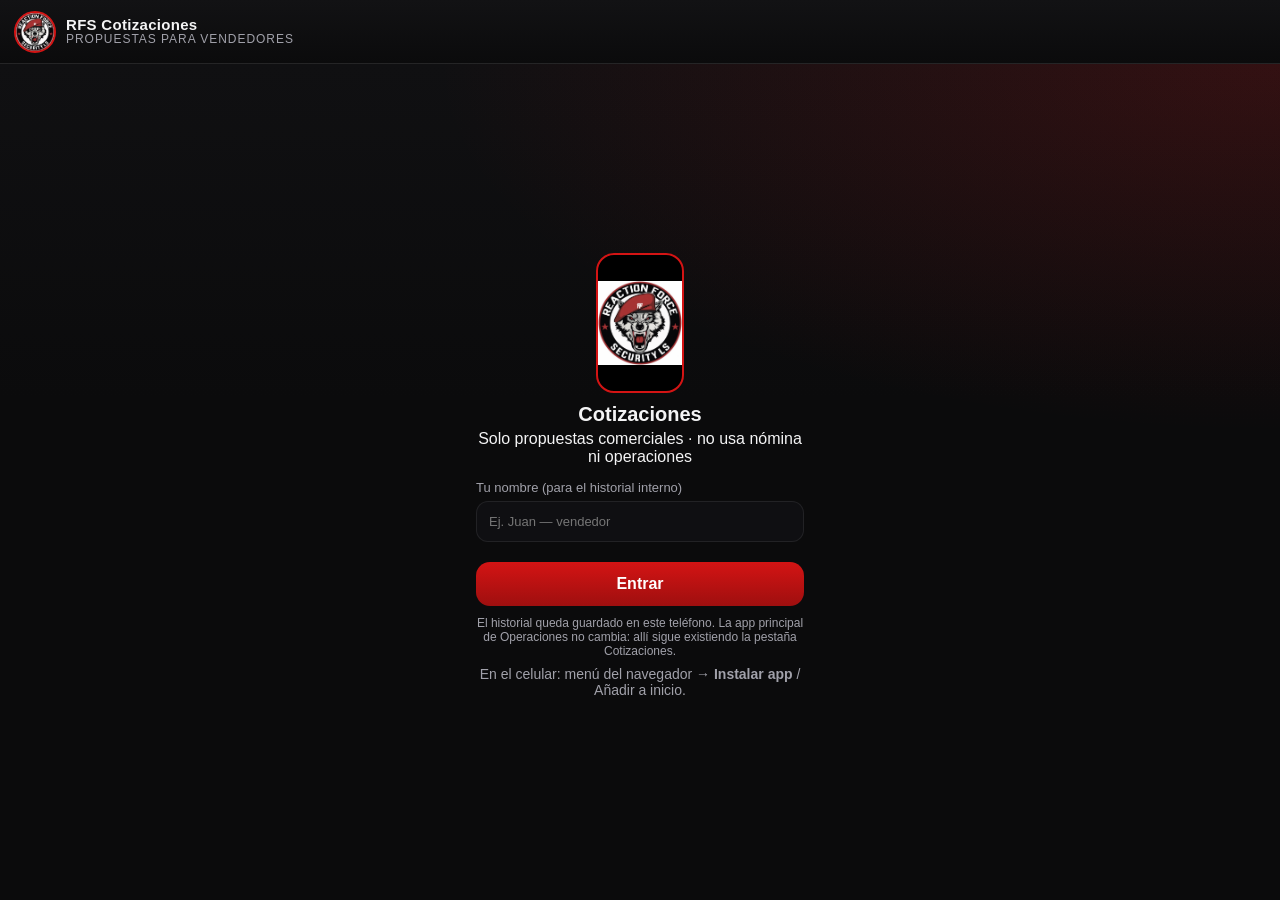
<file: cotizaciones/index.html>
<!DOCTYPE html>
<html lang="es">
<head>
  <meta charset="UTF-8" />
  <meta name="viewport" content="width=device-width, initial-scale=1, viewport-fit=cover, maximum-scale=1" />
  <meta name="theme-color" content="#0b0b0c" />
  <meta name="mobile-web-app-capable" content="yes" />
  <meta name="apple-mobile-web-app-status-bar-style" content="black-translucent" />
  <meta name="description" content="Cotizaciones y propuestas RFS para vendedores" />
  <title>RFS Cotizaciones</title>
  <link rel="manifest" href="manifest.json" />
  <link rel="icon" href="icons/icon-192.png" />
  <link rel="apple-touch-icon" href="icons/icon-180.png" />
  <link rel="stylesheet" href="../styles.css?v=232" />
  <style>
    #app {
      height: 100%;
      display: grid;
      grid-template-rows: calc(var(--topbar-h) + var(--safe-top)) 1fr;
    }
    #app.logged-out #quotesView { display: none !important; }
    #app.logged-in #loginView { display: none !important; }
    .cotiz-install-hint { margin: 10px 0 0; font-size: 13px; color: #a1a1aa; }
    #cotizVersionGate {
      position: fixed;
      inset: 0;
      z-index: 10050;
      display: flex;
      align-items: center;
      justify-content: center;
      padding: 20px;
      background: rgba(5, 5, 6, 0.92);
    }
    #cotizVersionGate[hidden] { display: none !important; }
    .cotiz-gate-card {
      width: min(420px, 100%);
      background: #141416;
      border: 1px solid rgba(251, 191, 36, 0.45);
      border-radius: 14px;
      padding: 22px 20px;
    }
    .cotiz-gate-card h2 { margin: 0 0 10px; color: #fbbf24; }
    .brand span { font-size: 12px; color: var(--muted); display: block; }
  </style>
</head>
<body>
  <div id="app" class="logged-out">
    <header class="topbar">
      <div class="brand">
        <img src="../logo.jpg?v=231" alt="RFS" class="brand-logo" width="44" height="44" />
        <div class="brand-text">
          <strong>RFS Cotizaciones</strong>
          <span>Propuestas para vendedores</span>
        </div>
      </div>
      <div class="topbar-actions">
        <span id="sessionUserLabel" class="session-user" hidden></span>
        <button id="btnRefreshApp" class="icon-btn" type="button" aria-label="Actualizar" title="Actualizar">⟳</button>
        <button id="btnLogoutUser" class="icon-btn" type="button" aria-label="Salir" title="Cambiar vendedor" hidden>⎋</button>
      </div>
    </header>

    <section id="loginView" class="view active scroll-view home-view">
      <div class="welcome-card login-card">
        <div class="welcome-logo-wrap">
          <img src="../logo.jpg?v=231" alt="Reaction Force Security" class="welcome-logo" />
        </div>
        <h1>Cotizaciones</h1>
        <p class="welcome-sub">Solo propuestas comerciales · no usa nómina ni operaciones</p>
        <div class="form-card">
          <label>Tu nombre (para el historial interno)
            <input id="vendorDisplayName" type="text" autocomplete="name" placeholder="Ej. Juan — vendedor" />
          </label>
          <button id="btnVendorEnter" class="btn primary" type="button">Entrar</button>
          <p class="muted tight" style="margin-top:10px">
            El historial queda guardado en este teléfono. La app principal de Operaciones no cambia: allí sigue existiendo la pestaña Cotizaciones.
          </p>
          <p class="cotiz-install-hint">En el celular: menú del navegador → <strong>Instalar app</strong> / Añadir a inicio.</p>
        </div>
      </div>
    </section>

    <section id="quotesView" class="view scroll-view">
      <div class="section-head">
        <h1>Cotizaciones</h1>
        <p id="quotesSummary">Horas por hombre hasta 23 h/día. Tarifa extra después de la 12.ª hora. Cálculo a 30 días + ITBIS 18%.</p>
        <p id="appVersionBadge" class="muted tight app-version-badge"></p>
      </div>

      <div class="form-card">
        <h2>1. Elige el modelo</h2>
        <div id="quoteModelCards" class="quote-model-grid"></div>
      </div>

      <div class="form-card">
        <h2>2. Datos del cliente y servicio</h2>
        <label>Nombre del cliente
          <input id="quoteClientName" type="text" placeholder="Ej. Empresa o residencial" autocomplete="organization" />
        </label>
        <div class="coords-row">
          <label>RNC (opcional)
            <input id="quoteClientRnc" type="text" placeholder="RNC del cliente" />
          </label>
          <label>Atención a
            <input id="quoteAttentionTo" type="text" placeholder="Nombre de quien recibe la propuesta" />
          </label>
        </div>

        <p class="muted tight" style="margin:4px 0 8px">Turnos diurnos y/o nocturnos. Horas por hombre hasta 23 (sin llegar a 24).</p>
        <div class="quote-shift-grid">
          <div class="quote-shift-box">
            <strong>Día</strong>
            <span class="muted">Hombres diurnos</span>
            <input id="quoteDayMen" type="number" min="0" step="1" value="1" />
            <label class="tight-label">Precio/hora día (RD$)
              <input id="quoteDayRate" type="number" min="0" step="0.01" value="155" />
            </label>
          </div>
          <div class="quote-shift-box">
            <strong>Noche</strong>
            <span class="muted">Hombres nocturnos</span>
            <input id="quoteNightMen" type="number" min="0" step="1" value="0" />
            <label class="tight-label">Precio/hora noche (RD$)
              <input id="quoteNightRate" type="number" min="0" step="0.01" value="175" />
            </label>
          </div>
        </div>
        <p id="quoteTotalMenLabel" class="muted tight" style="margin-top:8px">1 hombre · 12 h/día</p>

        <label>Horas por hombre / día (máx. 23)
          <input id="quoteHoursPerMan" type="number" min="1" max="23" step="0.5" value="12" />
        </label>
        <p class="muted tight" id="quoteHoursHint">Hasta 12 h: tarifa del turno. Horas 13–23: tarifa extra (abajo).</p>
        <div id="quoteExtraRatesBlock" class="coords-row" hidden>
          <label>Tarifa / h extra — día (después de la 12.ª)
            <input id="quoteDayExtraRate" type="number" min="0" step="0.01" placeholder="Vacío = misma tarifa día" />
          </label>
          <label>Tarifa / h extra — noche (después de la 12.ª)
            <input id="quoteNightExtraRate" type="number" min="0" step="0.01" placeholder="Vacío = misma tarifa noche" />
          </label>
        </div>

        <label>Fecha
          <input id="quoteDate" type="date" />
        </label>
        <p class="muted tight" style="margin:8px 0 6px">Descuento especial (opcional): puedes aplicar uno al turno de día, al de noche, o a ambos.</p>
        <div class="coords-row">
          <label>Descuento turno día
            <select id="quoteDayDiscountType">
              <option value="none" selected>Sin descuento</option>
              <option value="percent">Porcentaje (%)</option>
              <option value="amount">Monto (RD$)</option>
            </select>
          </label>
          <label id="quoteDayDiscountValueWrap" hidden>Valor día
            <input id="quoteDayDiscountValue" type="number" min="0" step="0.01" value="0" />
          </label>
        </div>
        <div class="coords-row">
          <label>Descuento turno noche
            <select id="quoteNightDiscountType">
              <option value="none" selected>Sin descuento</option>
              <option value="percent">Porcentaje (%)</option>
              <option value="amount">Monto (RD$)</option>
            </select>
          </label>
          <label id="quoteNightDiscountValueWrap" hidden>Valor noche
            <input id="quoteNightDiscountValue" type="number" min="0" step="0.01" value="0" />
          </label>
        </div>
        <label class="quote-check-label">
          <input id="quoteIncludeItbis" type="checkbox" checked />
          Incluir ITBIS 18% en la propuesta
        </label>
        <label>Nota adicional (opcional)
          <textarea id="quoteNote" rows="2" placeholder="Condiciones o aclaraciones para esta propuesta"></textarea>
        </label>
      </div>

      <div class="form-card">
        <h2>3. Cálculo automático</h2>
        <p class="muted tight">Tarifa del turno × horas (12 h base + extra si aplica) × 30 días − descuento (+ ITBIS 18% si está marcado).</p>
        <div id="quoteTotalsBox"></div>
        <div style="display:flex;gap:8px;flex-wrap:wrap;margin-top:14px">
          <button id="btnQuotePrint" class="btn primary" type="button">Imprimir / PDF propuesta</button>
          <button id="btnQuoteWhatsApp" class="btn secondary" type="button">WhatsApp PDF</button>
          <button id="btnQuoteEmail" class="btn secondary" type="button">Correo PDF</button>
          <button id="btnQuoteReset" class="btn ghost" type="button">Limpiar</button>
        </div>
        <div id="quoteShareBox" class="quote-share-box" hidden>
          <p class="muted tight" id="quoteShareHint">Propuesta lista. WhatsApp y correo envían el PDF.</p>
          <div style="display:flex;gap:8px;flex-wrap:wrap;margin-top:8px">
            <button id="btnQuoteShareWa" class="btn primary" type="button" style="width:auto">Enviar PDF por WhatsApp</button>
            <button id="btnQuoteShareMail" class="btn secondary" type="button" style="width:auto">Enviar PDF por correo</button>
          </div>
        </div>
      </div>

      <div class="form-card">
        <h2>Historial en este equipo</h2>
        <p class="muted tight">Aquí se ve quién creó cada cotización (solo uso interno; no sale en la propuesta del cliente).</p>
        <div id="quoteHistoryList" class="card-list"></div>
      </div>
    </section>
  </div>

  <div id="cotizVersionGate" hidden>
    <div class="cotiz-gate-card">
      <h2>Actualización disponible</h2>
      <p id="cotizVersionGateMsg">Hay una versión nueva. Actualiza antes de continuar.</p>
      <button id="btnForceAppUpdate" class="btn primary" type="button">Actualizar ahora</button>
    </div>
  </div>

  <script src="cotizaciones-app.js?v=232"></script>
  <script src="../quotes.js?v=232"></script>
  <script>
    document.addEventListener("DOMContentLoaded", function () {
      cotizacionesBoot();
    });
  </script>
</body>
</html>
</file>
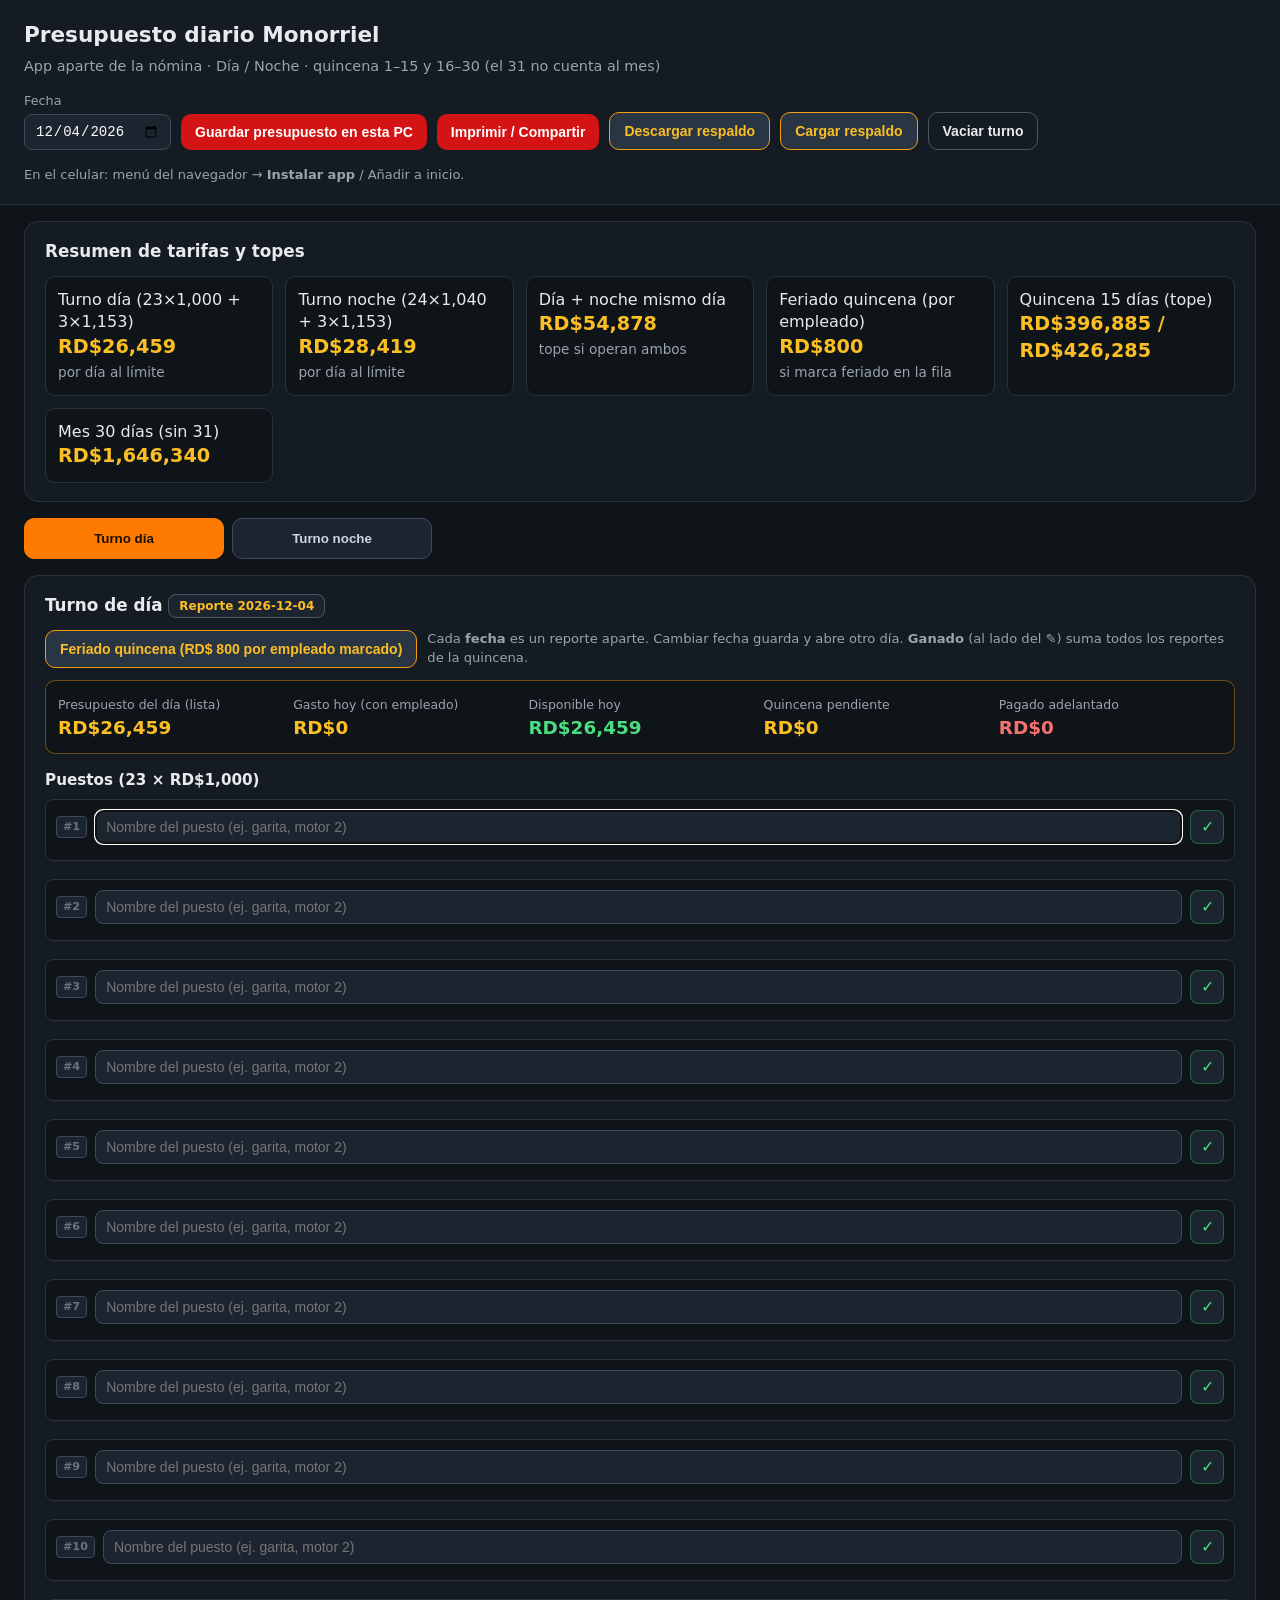
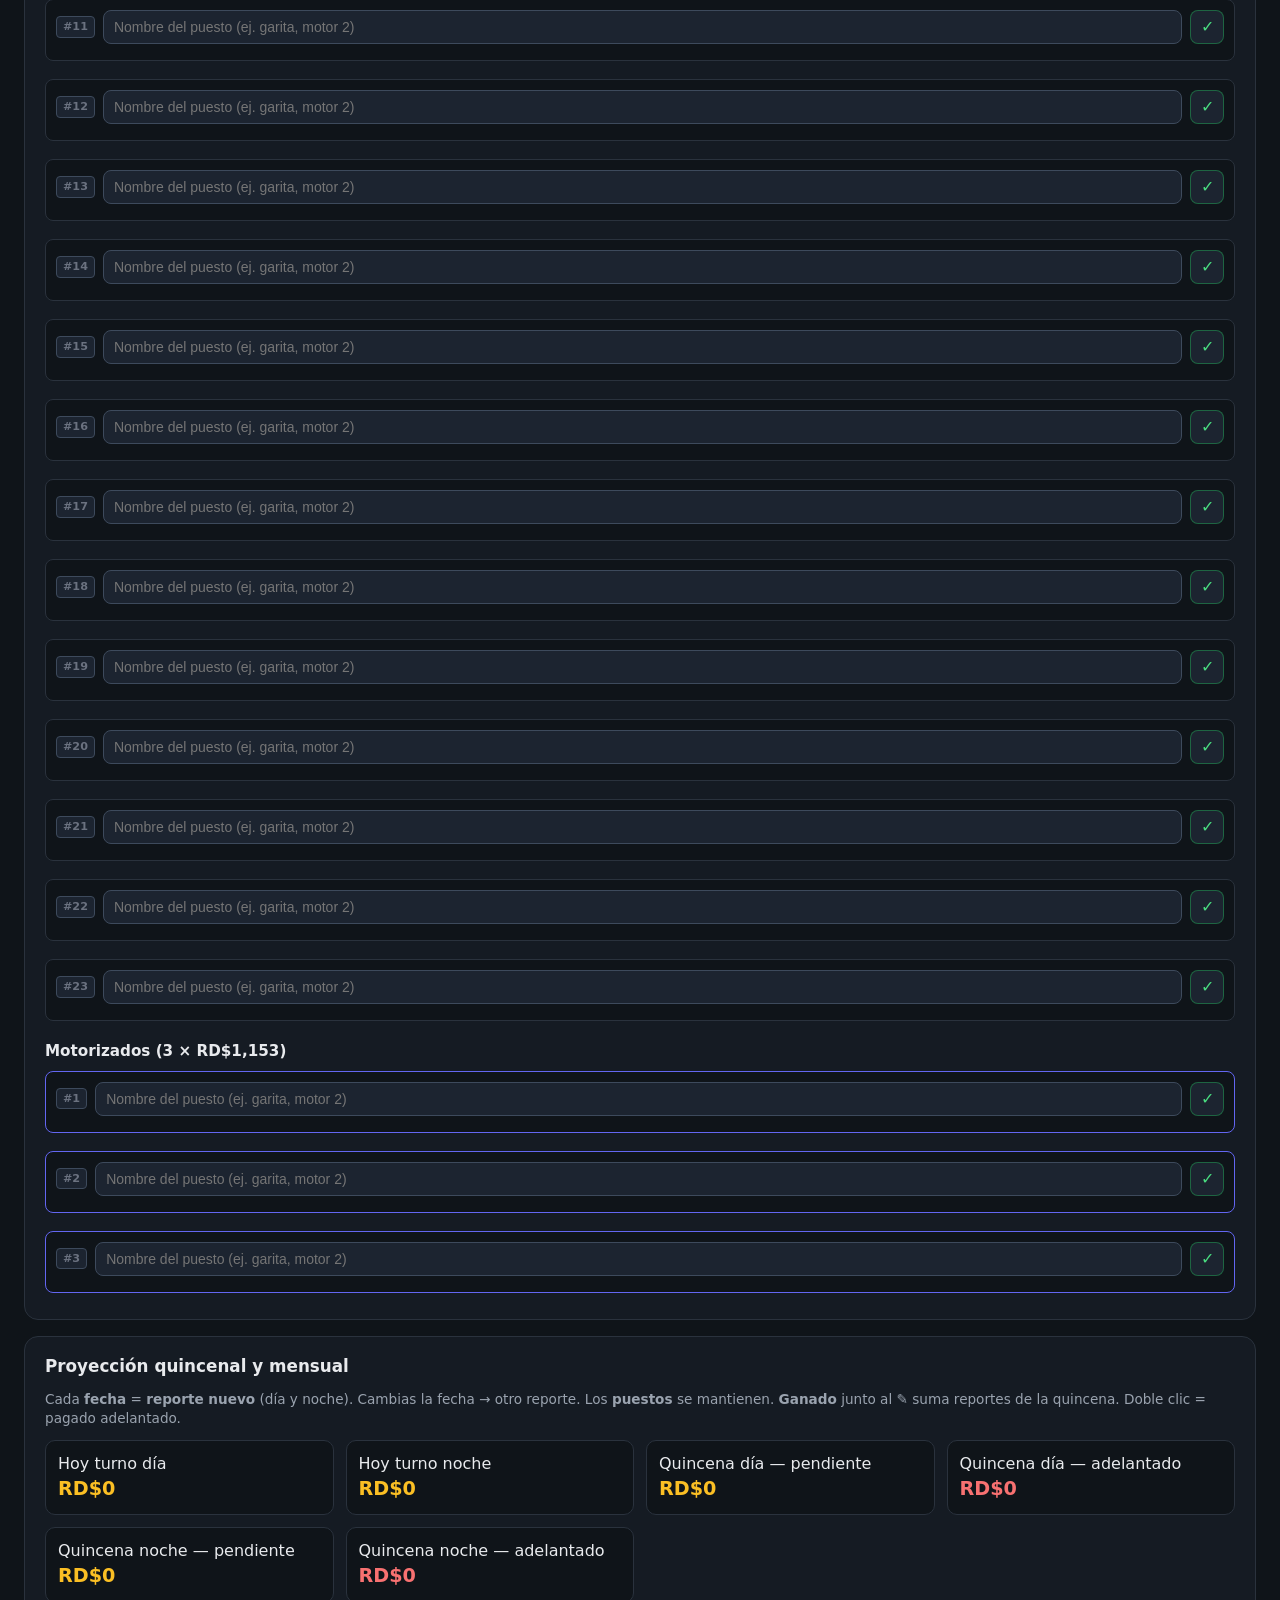
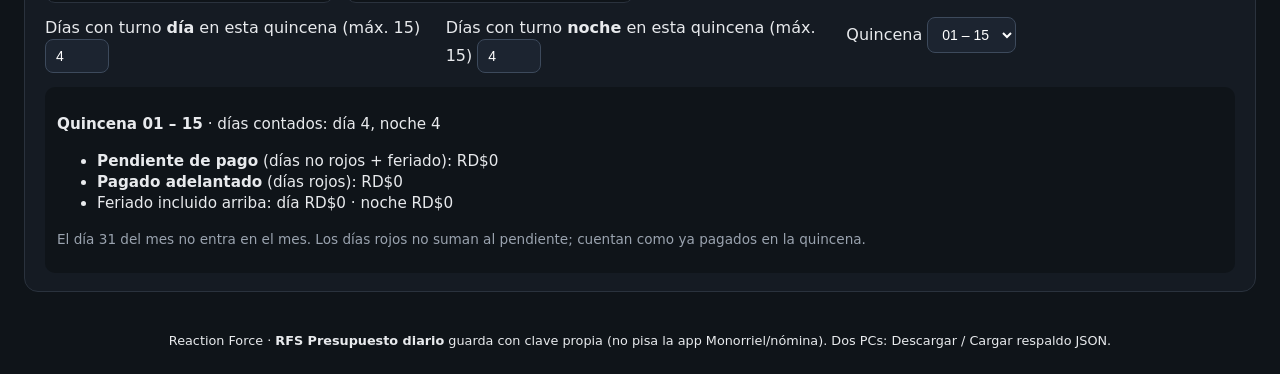
<file: monorriel-presupuesto/index.html>
<!DOCTYPE html>
<html lang="es">
  <head>
    <meta charset="utf-8" />
    <meta name="viewport" content="width=device-width, initial-scale=1, viewport-fit=cover" />
    <meta name="theme-color" content="#151b23" />
    <meta name="mobile-web-app-capable" content="yes" />
    <meta name="apple-mobile-web-app-capable" content="yes" />
    <meta name="apple-mobile-web-app-status-bar-style" content="black-translucent" />
    <title>RFS Presupuesto diario — Monorriel</title>
    <meta name="application-name" content="RFS Presupuesto diario" />
    <meta name="description" content="Control de presupuesto diario Monorriel (aparte de la nómina)" />
    <link rel="manifest" href="manifest.json" />
    <link rel="icon" href="icons/icon-192.png" />
    <link rel="apple-touch-icon" href="icons/icon-180.png" />
    <link rel="stylesheet" href="styles.css" />
  </head>
  <body>
    <header class="top">
      <div>
        <h1>Presupuesto diario Monorriel</h1>
        <p class="sub">App aparte de la nómina · Día / Noche · quincena 1–15 y 16–30 (el 31 no cuenta al mes)</p>
      </div>
      <div class="top-actions">
        <label class="date-lbl">Fecha
          <input type="date" id="workDate" />
        </label>
        <button type="button" id="btnSave" class="btn primary">Guardar presupuesto en esta PC</button>
        <button type="button" id="btnPrintShare" class="btn primary">Imprimir / Compartir</button>
        <button type="button" id="btnExport" class="btn secondary">Descargar respaldo</button>
        <button type="button" id="btnImport" class="btn secondary">Cargar respaldo</button>
        <input type="file" id="importFile" accept="application/json,.json" hidden />
        <button type="button" id="btnClear" class="btn ghost">Vaciar turno</button>
        <button type="button" id="btnInstallApp" class="btn secondary" hidden>Instalar en esta PC</button>
      </div>
      <p class="install-hint">En el celular: menú del navegador → <strong>Instalar app</strong> / Añadir a inicio.</p>
    </header>

    <section class="card summary" id="ratesCard">
      <h2>Resumen de tarifas y topes</h2>
      <div class="grid-3" id="ratesGrid"></div>
    </section>

    <nav class="tabs">
      <button type="button" class="tab active" data-tab="dia">Turno día</button>
      <button type="button" class="tab" data-tab="noche">Turno noche</button>
    </nav>

    <section class="card shift" id="panelDia" data-shift="dia"></section>
    <section class="card shift hidden" id="panelNoche" data-shift="noche"></section>

    <section class="card quincena">
      <h2>Proyección quincenal y mensual</h2>
      <p class="hint">Cada <strong>fecha</strong> = <strong>reporte nuevo</strong> (día y noche). Cambias la fecha → otro reporte. Los <strong>puestos</strong> se mantienen. <strong>Ganado</strong> junto al ✎ suma reportes de la quincena. Doble clic = pagado adelantado.</p>
      <div class="grid-2" id="projectionGrid"></div>
      <div class="grid-3 quincena-inputs">
        <label>Días con turno <strong>día</strong> en esta quincena (máx. 15)
          <input type="number" id="daysDiaQ" min="0" max="15" value="15" />
        </label>
        <label>Días con turno <strong>noche</strong> en esta quincena (máx. 15)
          <input type="number" id="daysNocheQ" min="0" max="15" value="15" />
        </label>
        <label>Quincena
          <select id="quincenaSel">
            <option value="1">01 – 15</option>
            <option value="2">16 – 30</option>
          </select>
        </label>
      </div>
      <div id="quincenaTotals" class="quincena-out"></div>
    </section>

    <footer class="foot muted">Reaction Force · <strong>RFS Presupuesto diario</strong> guarda con clave propia (no pisa la app Monorriel/nómina). Dos PCs: Descargar / Cargar respaldo JSON.</footer>
    <script src="app.js"></script>
  </body>
</html>
</file>
<file: styles.css>
:root {
  --bg: #0b0b0c;
  --panel: #151518;
  --panel-2: #1d1d22;
  --text: #f4f4f5;
  --muted: #a1a1aa;
  --red: #d41414;
  --red-deep: #9e0f0f;
  --ok: #22c55e;
  --warn: #f59e0b;
  --alert: #ef4444;
  --line: rgba(255, 255, 255, 0.08);
  --shadow: 0 12px 40px rgba(0, 0, 0, 0.45);
  --safe-bottom: env(safe-area-inset-bottom, 0px);
  --safe-top: env(safe-area-inset-top, 0px);
  --tabbar-h: 96px;
  --topbar-h: 64px;
  font-family: "Segoe UI", "Helvetica Neue", Arial, sans-serif;
}

* { box-sizing: border-box; }
html, body {
  margin: 0;
  height: 100%;
  background: var(--bg);
  color: var(--text);
  overflow: hidden;
}

#app {
  height: 100%;
  display: grid;
  grid-template-rows: calc(var(--topbar-h) + var(--safe-top)) 1fr calc(var(--tabbar-h) + var(--safe-bottom));
}

.topbar {
  display: flex;
  align-items: center;
  justify-content: space-between;
  padding: calc(10px + var(--safe-top)) 14px 10px;
  background: linear-gradient(180deg, #121214 0%, #0b0b0c 100%);
  border-bottom: 1px solid var(--line);
  z-index: 5;
}

.brand {
  display: flex;
  align-items: center;
  gap: 10px;
  min-width: 0;
}

button.brand-btn {
  border: 0;
  background: transparent;
  color: inherit;
  padding: 0;
  margin: 0;
  font: inherit;
  text-align: left;
  cursor: pointer;
}

button.brand-btn:active {
  opacity: 0.85;
}

.tab-badge {
  position: absolute;
  top: 4px;
  right: 4px;
  min-width: 16px;
  height: 16px;
  padding: 0 4px;
  border-radius: 999px;
  background: #d41414;
  color: #fff;
  font-size: 9px;
  font-weight: 800;
  line-height: 16px;
  text-align: center;
  z-index: 1;
}

.brand-logo,
.sheet-logo {
  width: 42px;
  height: 42px;
  border-radius: 50%;
  object-fit: cover;
  border: 2px solid var(--red);
  background: #000;
}

.brand-text {
  display: flex;
  flex-direction: column;
  line-height: 1.15;
}

.brand-text strong { font-size: 15px; letter-spacing: 0.02em; }
.brand-text span {
  color: var(--muted);
  font-size: 12px;
  text-transform: uppercase;
  letter-spacing: 0.08em;
}

.icon-btn {
  width: 40px;
  height: 40px;
  border-radius: 12px;
  border: 1px solid var(--line);
  background: var(--panel);
  color: var(--text);
  font-size: 18px;
}

.view { display: none; min-height: 0; }
.view.active { display: block; height: 100%; }
.scroll-view {
  overflow: auto;
  padding: 16px 14px 24px;
  background:
    radial-gradient(120% 80% at 100% 0%, rgba(212, 20, 20, 0.18), transparent 55%),
    linear-gradient(180deg, #101012 0%, #0b0b0c 40%);
}

#mapView { position: relative; }
#map {
  width: 100%;
  height: 100%;
  background: #111;
}

.map-legend {
  position: absolute;
  left: 12px;
  right: 12px;
  bottom: 12px;
  z-index: 4;
  display: flex;
  gap: 10px;
  flex-wrap: wrap;
  padding: 10px 12px;
  border-radius: 14px;
  background: rgba(11, 11, 12, 0.88);
  border: 1px solid var(--line);
  backdrop-filter: blur(8px);
  font-size: 12px;
  color: var(--muted);
}

.map-legend span {
  display: inline-flex;
  align-items: center;
  gap: 6px;
}

.dot {
  width: 8px;
  height: 8px;
  border-radius: 50%;
  display: inline-block;
}
.dot.ok { background: var(--ok); }
.dot.warn { background: var(--warn); }
.dot.alert { background: var(--alert); }

.section-head h1,
.form-card h1,
.form-card h2,
.section-head h2 {
  margin: 0 0 6px;
}

.section-head h1 { font-size: 24px; }
.section-head h2,
.form-card h2 { font-size: 18px; }

.section-head p,
.form-card > p {
  margin: 0 0 16px;
  color: var(--muted);
  font-size: 14px;
}

.section-head.tight { margin-top: 22px; }

.card-list {
  display: flex;
  flex-direction: column;
  gap: 10px;
}

.post-card,
.shift-card,
.report-card {
  width: 100%;
  text-align: left;
  border: 1px solid var(--line);
  background: var(--panel);
  color: inherit;
  border-radius: 16px;
  padding: 14px;
  box-shadow: var(--shadow);
}

.post-card .row,
.shift-card .row {
  display: flex;
  justify-content: space-between;
  gap: 10px;
  align-items: start;
}

.post-card h3,
.shift-card h3,
.report-card h3 {
  margin: 0 0 4px;
  font-size: 16px;
}

.post-card p,
.shift-card p,
.report-card p {
  margin: 0;
  color: var(--muted);
  font-size: 13px;
}

.report-card .meta {
  margin-top: 8px;
  display: flex;
  gap: 8px;
  flex-wrap: wrap;
  align-items: center;
}

.report-card img.thumb {
  width: 100%;
  max-height: 180px;
  object-fit: cover;
  border-radius: 12px;
  margin-top: 10px;
  border: 1px solid var(--line);
}

.status-pill,
.type-pill {
  display: inline-flex;
  align-items: center;
  gap: 6px;
  padding: 6px 10px;
  border-radius: 999px;
  font-size: 12px;
  font-weight: 600;
  white-space: nowrap;
  background: var(--panel-2);
  border: 1px solid var(--line);
}

.status-pill.ok { color: #86efac; border-color: rgba(34, 197, 94, 0.35); }
.status-pill.warn { color: #fcd34d; border-color: rgba(245, 158, 11, 0.35); }
.status-pill.alert { color: #fca5a5; border-color: rgba(239, 68, 68, 0.4); }
.type-pill { color: #e4e4e7; }

.form-card {
  background: var(--panel);
  border: 1px solid var(--line);
  border-radius: 20px;
  padding: 18px 16px;
  box-shadow: var(--shadow);
  margin-bottom: 8px;
}

label {
  display: flex;
  flex-direction: column;
  gap: 6px;
  margin-bottom: 12px;
  font-size: 13px;
  color: var(--muted);
}

input, select, textarea {
  width: 100%;
  border-radius: 12px;
  border: 1px solid var(--line);
  background: #0f0f12;
  color: var(--text);
  padding: 12px;
  font: inherit;
}

textarea { resize: vertical; }

.photo-label input {
  padding: 10px;
}

.cam-upload-row {
  display: grid;
  gap: 8px;
  margin-bottom: 8px;
}

.cam-upload-row .photo-label {
  margin: 0;
}

.cam-btn {
  width: 100%;
  margin: 0;
}

@media (min-width: 640px) {
  .cam-upload-row {
    grid-template-columns: 1fr auto;
    align-items: end;
  }
  .cam-btn {
    width: auto;
    min-width: 168px;
    white-space: nowrap;
    padding-left: 14px;
    padding-right: 14px;
  }
}

.pc-camera-modal {
  z-index: 1300;
}

.pc-camera-card {
  width: min(100%, 520px);
}

.pc-camera-stage {
  margin: 10px 0 8px;
  border-radius: 14px;
  overflow: hidden;
  border: 1px solid var(--line);
  background: #000;
  aspect-ratio: 4 / 3;
  display: flex;
  align-items: center;
  justify-content: center;
}

.pc-camera-stage video {
  width: 100%;
  height: 100%;
  object-fit: cover;
  display: block;
  background: #000;
}

.pc-camera-actions {
  grid-template-columns: 1fr 1.2fr;
}

.report-voice-box {
  margin: 10px 0 12px;
  padding: 10px 12px;
  border: 1px solid var(--line);
  border-radius: 14px;
  background: var(--panel-2, rgba(255, 255, 255, 0.03));
}

.report-voice-list {
  display: grid;
  gap: 8px;
  margin-top: 8px;
}

.report-voice-item {
  display: grid;
  gap: 6px;
  padding: 8px 10px;
  border-radius: 12px;
  border: 1px solid var(--line);
  background: rgba(0, 0, 0, 0.2);
}

.report-voice-item audio {
  width: 100%;
  max-height: 36px;
}

.report-voice-item .report-voice-meta {
  margin: 0;
  font-size: 12px;
  color: var(--muted);
}

.report-voice-item .report-voice-transcript {
  margin: 0;
  font-size: 13px;
  line-height: 1.35;
  color: #e4e4e7;
}

.btnReportVoiceRecording {
  background: #b91c1c !important;
  color: #fff !important;
}

.photo-preview {
  margin-bottom: 8px;
}

.photo-preview img {
  display: block;
  width: auto;
  max-width: 100%;
  max-height: 280px;
  height: auto;
  object-fit: contain;
  object-position: center;
  border-radius: 14px;
  border: 1px solid var(--line);
  background: #0b0b0c;
  margin: 0 auto 8px;
}

/* RRHH / Empleados: vista previa sin estirar (imprimir ya salía bien) */
.emp-attach-preview > img,
#hrPhotoPreview,
#ePhotoPreview {
  display: block;
  width: auto;
  max-width: min(100%, 320px);
  max-height: 320px;
  height: auto;
  object-fit: contain;
  margin-left: auto;
  margin-right: auto;
}

.coords-row {
  display: grid;
  grid-template-columns: 1fr 1fr;
  gap: 10px;
}

.btn {
  width: 100%;
  border: 0;
  border-radius: 14px;
  padding: 13px 14px;
  font: inherit;
  font-weight: 700;
  margin-top: 8px;
}

.btn.primary {
  background: linear-gradient(180deg, var(--red) 0%, var(--red-deep) 100%);
  color: white;
}

.btn.secondary {
  background: var(--panel-2);
  color: var(--text);
  border: 1px solid var(--line);
}

.btn.ghost {
  background: transparent;
  color: var(--muted);
  border: 1px solid var(--line);
}

.sheet {
  position: fixed;
  left: 0;
  right: 0;
  bottom: calc(var(--tabbar-h) + var(--safe-bottom));
  z-index: 20;
  padding: 0 10px 10px;
}

.sheet[hidden] { display: none; }

.sheet-body {
  background: rgba(18, 18, 22, 0.96);
  border: 1px solid var(--line);
  border-radius: 22px 22px 18px 18px;
  padding: 10px 14px 14px;
  box-shadow: var(--shadow);
  backdrop-filter: blur(10px);
}

.sheet-handle {
  width: 42px;
  height: 4px;
  border-radius: 999px;
  background: rgba(255, 255, 255, 0.2);
  margin: 0 auto 8px;
}

.sheet-top {
  display: grid;
  grid-template-columns: 42px 1fr 40px;
  gap: 10px;
  align-items: center;
  margin-bottom: 10px;
}

.sheet-top h2 { margin: 0; font-size: 18px; }
.sheet-top p { margin: 2px 0 0; color: var(--muted); font-size: 13px; }
.sheet-note { margin: 10px 0 0; color: var(--muted); font-size: 14px; line-height: 1.4; }
.sheet-actions { display: grid; gap: 8px; margin-top: 12px; }

.tabbar {
  display: flex;
  flex-wrap: nowrap;
  align-items: stretch;
  gap: 8px;
  padding: 10px 10px calc(10px + var(--safe-bottom));
  background: #101012;
  border-top: 1px solid var(--line);
  z-index: 30;
  overflow-x: auto;
  overflow-y: hidden;
  -webkit-overflow-scrolling: touch;
  scroll-snap-type: x proximity;
  scrollbar-width: thin;
  scrollbar-color: rgba(255, 255, 255, 0.25) transparent;
}

.tabbar::-webkit-scrollbar {
  height: 4px;
}

.tabbar::-webkit-scrollbar-thumb {
  background: rgba(255, 255, 255, 0.22);
  border-radius: 999px;
}

.tab {
  position: relative;
  flex: 0 0 auto;
  width: 76px;
  min-width: 76px;
  height: 68px;
  display: flex;
  align-items: center;
  justify-content: center;
  border: 1px solid rgba(255, 255, 255, 0.14);
  border-radius: 14px;
  background: #1a1a1f;
  color: var(--muted);
  padding: 8px 6px;
  font: inherit;
  font-size: 11px;
  font-weight: 800;
  line-height: 1.15;
  text-align: center;
  scroll-snap-align: start;
  white-space: normal;
  word-break: break-word;
  box-shadow: inset 0 0 0 1px rgba(0, 0, 0, 0.25);
}

.tab > span:not(.tab-badge) {
  display: -webkit-box;
  -webkit-box-orient: vertical;
  -webkit-line-clamp: 2;
  overflow: hidden;
  max-width: 100%;
}

/* Inicio: logo completo + accesos horizontales (forzado) */
#homeView.home-view {
  display: none !important;
  align-items: flex-start !important;
  justify-content: center !important;
  overflow: auto !important;
  padding-top: 10px !important;
}

#homeView.home-view.active {
  display: block !important;
}

#homeView .welcome-card {
  width: min(100%, 520px);
  margin: 0 auto 12px;
  text-align: center;
  background:
    radial-gradient(120% 90% at 50% 0%, rgba(212, 20, 20, 0.22), transparent 55%),
    var(--panel);
  border: 1px solid var(--line);
  border-radius: 22px;
  padding: 14px 12px 12px;
  box-shadow: var(--shadow);
}

#homeView .welcome-logo-wrap,
#loginView .welcome-logo-wrap {
  width: min(70vw, 220px);
  max-width: 220px;
  min-height: 140px;
  margin: 0 auto 10px;
  aspect-ratio: 1 / 1;
  border-radius: 28px;
  border: 3px solid var(--red);
  background: #000;
  overflow: hidden;
  display: flex;
  align-items: center;
  justify-content: center;
}

#homeView .welcome-logo {
  width: 100% !important;
  height: 100% !important;
  max-width: none !important;
  border: 0 !important;
  border-radius: 0 !important;
  object-fit: contain !important;
  object-position: center !important;
  background: #000;
  display: block;
  margin: 0 !important;
}

#homeView .welcome-card h1 {
  margin: 0 0 2px;
  font-size: clamp(16px, 4.6vw, 20px);
  letter-spacing: 0.02em;
  line-height: 1.15;
}

#homeView .welcome-sub {
  margin: 0 0 12px;
  color: #fca5a5;
  text-transform: uppercase;
  letter-spacing: 0.08em;
  font-size: 11px;
  font-weight: 700;
}

#homeView .welcome-actions,
#welcomeActions {
  display: grid !important;
  grid-template-columns: repeat(4, minmax(0, 1fr)) !important;
  grid-auto-flow: row !important;
  gap: 8px !important;
  margin: 0 !important;
  width: 100% !important;
}

#homeView .welcome-action {
  display: inline-flex !important;
  align-items: center;
  justify-content: center;
  width: 100% !important;
  margin: 0 !important;
  padding: 11px 4px !important;
  border-radius: 12px;
  border: 1px solid var(--line);
  background: var(--panel-2);
  color: var(--text);
  font: inherit;
  font-size: 12px !important;
  font-weight: 700;
  line-height: 1.1;
  min-height: 44px;
  text-align: center;
  cursor: pointer;
}

#homeView .welcome-action.primary {
  background: linear-gradient(180deg, var(--red), var(--red-deep));
  border-color: transparent;
  color: #fff;
}

#homeView .welcome-action.ghost {
  background: transparent;
}

#homeView .cloud-status-home {
  margin: 10px 0 0;
  font-size: 11px;
}

#homeView .cloud-sync-now {
  margin-top: 8px;
  padding: 8px 12px;
  font-size: 12px;
  width: 100%;
}

#homeView .install-hint-home {
  margin: 6px 0 0;
  font-size: 11px;
  line-height: 1.35;
}

#homeView .welcome-install {
  margin-top: 8px;
  padding: 10px 12px;
  font-size: 13px;
}

@media (max-width: 420px) {
  #homeView .welcome-actions,
  #welcomeActions {
    grid-template-columns: repeat(2, minmax(0, 1fr)) !important;
  }
  #homeView .welcome-logo-wrap {
    width: min(58vw, 190px);
  }
  #homeView .welcome-action {
    font-size: 13px !important;
  }
}

.rfs-marker {
  background: transparent !important;
  border: 0 !important;
}

.marker-wrap {
  position: relative;
  display: flex;
  flex-direction: column;
  align-items: center;
  transform: translateY(-2px);
}

.marker-label {
  max-width: 130px;
  margin-bottom: 4px;
  padding: 3px 7px;
  border-radius: 8px;
  background: rgba(11, 11, 12, 0.92);
  border: 1px solid rgba(255, 255, 255, 0.18);
  color: #fff;
  font-size: 10px;
  font-weight: 700;
  line-height: 1.2;
  text-align: center;
  white-space: normal;
  box-shadow: 0 4px 12px rgba(0, 0, 0, 0.35);
}

.modal {
  position: fixed;
  inset: 0;
  z-index: 80;
  display: flex;
  align-items: center;
  justify-content: center;
  padding: 18px;
  background: rgba(0, 0, 0, 0.65);
}

.modal[hidden] {
  display: none;
}

.modal-card {
  width: min(100%, 360px);
  background: var(--panel);
  border: 1px solid var(--line);
  border-radius: 18px;
  padding: 18px 16px;
  box-shadow: var(--shadow);
}

.modal-card h2 {
  margin: 0 0 8px;
  font-size: 20px;
}

.modal-actions {
  display: grid;
  grid-template-columns: 1fr 1fr;
  gap: 8px;
  margin-top: 14px;
}

.fieldset-title {
  margin: 14px 0 8px;
  font-size: 12px;
  letter-spacing: 0.08em;
  text-transform: uppercase;
  color: #fca5a5;
}

.finance-total .money-big {
  font-size: 28px;
  font-weight: 800;
  color: #fff;
  line-height: 1.1;
}

.finance-total .money-big.secondary {
  font-size: 22px;
  color: #fca5a5;
}

.stats-grid {
  display: grid;
  grid-template-columns: 1fr 1fr;
  gap: 10px;
}

.stat-box {
  background: #101014;
  border: 1px solid var(--line);
  border-radius: 14px;
  padding: 12px;
}

.stat-box strong {
  display: block;
  margin-top: 4px;
  font-size: 26px;
  font-weight: 800;
}

.muted { color: var(--muted); font-size: 13px; margin: 0; }

.finance-row {
  display: grid;
  grid-template-columns: 1fr 1fr;
  gap: 10px;
  margin-top: 12px;
}

.finance-row span {
  display: block;
  color: var(--muted);
  font-size: 12px;
  margin-bottom: 4px;
}

.finance-row strong {
  font-size: 15px;
}

.admin-actions {
  display: grid;
  grid-template-columns: 1fr 1fr 1fr;
  gap: 8px;
  margin-top: 12px;
}

.guard-card {
  border: 1px solid var(--line);
  background: #101014;
  border-radius: 14px;
  padding: 12px;
  margin-bottom: 10px;
}

.finance-clickable {
  cursor: pointer;
}

#detailView .sheet-actions {
  margin-bottom: 20px;
}

.btn.danger {
  background: rgba(239, 68, 68, 0.16);
  color: #fecaca;
  border: 1px solid rgba(239, 68, 68, 0.45);
}

.sheet-details {
  margin-top: 12px;
}

.detail-grid {
  display: grid;
  grid-template-columns: 1fr 1fr;
  gap: 8px;
}

.detail-grid span {
  display: block;
  color: var(--muted);
  font-size: 11px;
}

.detail-grid strong {
  font-size: 12px;
  font-weight: 600;
}

.row {
  display: flex;
  justify-content: space-between;
  gap: 10px;
  align-items: start;
}

.tab.active {
  background: rgba(212, 20, 20, 0.28);
  color: #fff;
  border-color: var(--red);
  box-shadow:
    inset 0 0 0 1px rgba(212, 20, 20, 0.55),
    0 0 0 1px rgba(212, 20, 20, 0.25);
}

.marker-pin {
  width: 28px;
  height: 28px;
  border-radius: 50% 50% 50% 0;
  transform: rotate(-45deg);
  border: 2px solid #fff;
  box-shadow: 0 6px 16px rgba(0, 0, 0, 0.35);
}

.marker-pin.ok { background: var(--ok); }
.marker-pin.warn { background: var(--warn); }
.marker-pin.alert { background: var(--alert); }

.leaflet-control-attribution {
  font-size: 10px !important;
  background: rgba(0, 0, 0, 0.55) !important;
  color: #ccc !important;
}

.rfs-snapshot-modal {
  position: fixed;
  inset: 0;
  z-index: 120;
  display: flex;
  align-items: center;
  justify-content: center;
  padding: 16px;
}
.rfs-snapshot-backdrop {
  position: absolute;
  inset: 0;
  background: rgba(0, 0, 0, 0.55);
}
.rfs-snapshot-panel {
  position: relative;
  z-index: 1;
  max-width: min(420px, 96vw);
  width: 100%;
  max-height: 85vh;
  overflow: auto;
}

.toast {
  position: fixed;
  left: 50%;
  top: calc(12px + var(--safe-top) + var(--topbar-h));
  transform: translateX(-50%);
  z-index: 50;
  background: #221016;
  color: #fecaca;
  border: 1px solid rgba(212, 20, 20, 0.45);
  padding: 10px 14px;
  border-radius: 12px;
  font-size: 13px;
  max-width: min(90vw, 360px);
  box-shadow: var(--shadow);
}

.empty {
  color: var(--muted);
  font-size: 14px;
  padding: 12px 4px;
}

.admin-lock h1 {
  margin: 0 0 6px;
  font-size: 24px;
}

.error-text {
  color: #fca5a5;
  font-size: 13px;
  margin: 10px 0 0;
}


.search-label {
  display: flex;
  flex-direction: column;
  gap: 6px;
  margin: 0 0 14px;
  color: var(--muted);
  font-size: 13px;
}

.search-label input {
  margin: 0;
}

.employee-card {
  width: 100%;
  text-align: left;
  border: 1px solid var(--line);
  background: var(--panel);
  color: inherit;
  border-radius: 16px;
  padding: 14px;
  box-shadow: var(--shadow);
  cursor: pointer;
}

.employee-card .emp-card-main {
  flex: 1;
  min-width: 0;
}

.employee-card .emp-card-meta {
  margin-top: 6px;
}

.employee-card .emp-card-aside {
  display: flex;
  flex-direction: column;
  align-items: flex-end;
  gap: 6px;
  flex-shrink: 0;
}

.emp-wa-call {
  display: inline-flex;
  align-items: center;
  justify-content: center;
  width: 30px;
  height: 30px;
  padding: 0;
  margin: 0;
  border: 1px solid rgba(37, 211, 102, 0.55);
  border-radius: 999px;
  background: rgba(37, 211, 102, 0.16);
  color: #25d366;
  cursor: pointer;
}

.emp-wa-call:active {
  transform: scale(0.96);
}

.emp-wa-call-disabled {
  opacity: 0.28;
  border-color: rgba(255,255,255,0.12);
  background: rgba(255,255,255,0.04);
  color: var(--muted);
  pointer-events: none;
}

.employee-card .row {
  display: flex;
  justify-content: space-between;
  gap: 10px;
  align-items: start;
}

.employee-card h3 {
  margin: 0 0 4px;
  font-size: 16px;
}

.employee-card p {
  margin: 0;
  color: var(--muted);
  font-size: 13px;
}


.attach-block {
  margin: 14px 0 8px;
  padding-top: 8px;
  border-top: 1px solid var(--line);
}

.attach-title {
  margin: 0 0 8px;
  font-size: 15px;
}

.muted.tight {
  margin: 0 0 8px;
  font-size: 12px;
}

.emp-attach-preview {
  margin-top: 8px;
}

.media-thumb-btn {
  display: block;
  width: 100%;
  padding: 0;
  margin: 0 0 8px;
  border: 0;
  background: transparent;
  cursor: pointer;
}

.media-thumb-btn img {
  width: 100%;
  display: block;
}

.media-lightbox {
  position: fixed;
  inset: 0;
  z-index: 1200;
  background: rgba(0, 0, 0, 0.94);
  display: flex;
  flex-direction: column;
}

.media-lightbox[hidden] {
  display: none !important;
}

.media-lightbox-bar {
  display: flex;
  align-items: center;
  gap: 12px;
  padding: 12px 14px;
  padding-top: max(12px, env(safe-area-inset-top));
  background: #111;
  border-bottom: 1px solid rgba(255, 255, 255, 0.12);
  color: #fff;
}

.media-lightbox-bar #btnCloseLightbox {
  width: auto;
  margin: 0;
  flex-shrink: 0;
}

.media-lightbox-bar strong {
  font-size: 14px;
  overflow: hidden;
  text-overflow: ellipsis;
  white-space: nowrap;
}

.media-lightbox-body {
  flex: 1;
  min-height: 0;
  display: flex;
  align-items: center;
  justify-content: center;
  padding: 12px;
  overflow: auto;
}

.media-lightbox-body img {
  max-width: 100%;
  max-height: 100%;
  object-fit: contain;
  border-radius: 8px;
}

.media-lightbox-body iframe {
  width: 100%;
  height: 100%;
  border: 0;
  border-radius: 8px;
  background: #fff;
}

body.lightbox-open {
  overflow: hidden;
}

.attach-actions {
  display: grid;
  grid-template-columns: 1fr 1fr;
  gap: 8px;
  margin-top: 4px;
}

.attach-actions .attach-btn {
  width: 100%;
  margin-top: 0;
  text-align: center;
  text-decoration: none;
  display: inline-flex;
  align-items: center;
  justify-content: center;
  box-sizing: border-box;
}

.attach-actions .attach-btn:last-child:nth-child(odd) {
  grid-column: 1 / -1;
}

.doc-name {
  margin: 0 0 8px;
  font-size: 13px;
  color: var(--muted);
  word-break: break-all;
}

.doc-preview-img {
  width: 100%;
  max-height: 280px;
  object-fit: contain;
  border-radius: 14px;
  border: 1px solid var(--line);
  background: #0b0b0c;
  margin-bottom: 8px;
}

.doc-preview-pdf {
  width: 100%;
  height: 280px;
  border: 1px solid var(--line);
  border-radius: 14px;
  background: #fff;
  margin-bottom: 8px;
}

.employee-card .avatar {
  width: 44px;
  height: 44px;
  border-radius: 12px;
  object-fit: cover;
  border: 1px solid var(--line);
  flex-shrink: 0;
  background: var(--panel-2);
}

.employee-card .avatar.placeholder {
  display: inline-flex;
  align-items: center;
  justify-content: center;
  font-size: 14px;
  font-weight: 700;
  color: var(--muted);
}


.loan-toolbar {
  display: flex;
  flex-direction: column;
  gap: 10px;
  margin-bottom: 14px;
}

.loans-stats {
  margin-bottom: 12px;
}

.emp-pick-list {
  max-height: 180px;
  overflow: auto;
  margin-bottom: 10px;
}

.emp-pick-list .employee-card.selected {
  border-color: rgba(212, 20, 20, 0.7);
  box-shadow: 0 0 0 1px rgba(212, 20, 20, 0.35);
}

.loan-preview {
  margin: 12px 0;
  padding: 12px;
  border-radius: 14px;
  border: 1px solid var(--line);
  background: var(--panel-2);
  font-size: 13px;
}

.loan-preview table,
.schedule-table {
  width: 100%;
  border-collapse: collapse;
  font-size: 12px;
}

.loan-preview th,
.loan-preview td,
.schedule-table th,
.schedule-table td {
  padding: 6px 4px;
  border-bottom: 1px solid var(--line);
  text-align: right;
}

.loan-preview th:first-child,
.loan-preview td:first-child,
.schedule-table th:first-child,
.schedule-table td:first-child {
  text-align: left;
}

.schedule-wrap {
  overflow-x: auto;
}

.loan-card {
  width: 100%;
  text-align: left;
  border: 1px solid var(--line);
  background: var(--panel);
  color: inherit;
  border-radius: 16px;
  padding: 14px;
  box-shadow: var(--shadow);
}

.loan-card .row {
  display: flex;
  justify-content: space-between;
  gap: 10px;
  align-items: start;
}

.loan-card h3 {
  margin: 0 0 4px;
  font-size: 16px;
}

.loan-card p {
  margin: 0;
  color: var(--muted);
  font-size: 13px;
}

.payroll-item {
  display: flex;
  gap: 10px;
  align-items: flex-start;
  padding: 10px 0;
  border-bottom: 1px solid var(--line);
}

.payroll-item:last-child {
  border-bottom: 0;
}

.payroll-item label {
  flex-direction: row;
  align-items: flex-start;
  gap: 10px;
  margin: 0;
}

.payroll-item input[type="checkbox"] {
  width: 18px;
  height: 18px;
  margin-top: 2px;
  flex-shrink: 0;
}


.mono-posts-editor {
  display: flex;
  flex-direction: column;
  gap: 8px;
  margin: 10px 0 14px;
}

.mono-post-row {
  border: 1px solid var(--line);
  border-radius: 12px;
  padding: 10px;
  background: var(--panel-2);
}

.mono-post-row .mono-post-label {
  font-size: 12px;
  color: var(--muted);
  margin-bottom: 6px;
}

.mono-post-row select {
  width: 100%;
  margin: 0;
}

.mono-print-sheet {
  color: #111;
  background: #fff;
  font-family: Arial, sans-serif;
  font-size: 12px;
  line-height: 1.35;
}

.mono-print-sheet table {
  width: 100%;
  border-collapse: collapse;
}

.mono-print-sheet th,
.mono-print-sheet td {
  border: 1px solid #333;
  padding: 4px 6px;
  text-align: left;
}


.emp-tabs {
  display: grid;
  grid-template-columns: 1fr 1fr;
  gap: 6px;
  margin: 0 0 10px;
}

.emp-tab {
  border: 1px solid var(--line);
  background: var(--panel-2);
  color: var(--muted);
  border-radius: 12px;
  padding: 10px 8px;
  font: inherit;
  font-size: 12px;
  font-weight: 700;
}

.emp-tab.active {
  color: #fff;
  border-color: rgba(212, 20, 20, 0.55);
  background: rgba(212, 20, 20, 0.18);
}

.caja-recipient-label {
  display: block;
}

.caja-recipient-wrap {
  position: relative;
}

.caja-people-suggest {
  position: absolute;
  left: 0;
  right: 0;
  top: calc(100% + 4px);
  z-index: 40;
  max-height: 220px;
  overflow: auto;
  background: #16161a;
  border: 1px solid rgba(255, 255, 255, 0.16);
  border-radius: 12px;
  box-shadow: 0 12px 28px rgba(0, 0, 0, 0.45);
  padding: 4px;
}

.caja-suggest-item {
  width: 100%;
  display: flex;
  align-items: center;
  justify-content: space-between;
  gap: 10px;
  border: 0;
  border-radius: 10px;
  background: transparent;
  color: var(--text);
  padding: 10px 12px;
  font: inherit;
  font-size: 14px;
  font-weight: 600;
  text-align: left;
  cursor: pointer;
}

.caja-suggest-item:hover,
.caja-suggest-item:focus {
  background: rgba(212, 20, 20, 0.18);
  outline: none;
}

.caja-suggest-name {
  min-width: 0;
  flex: 1;
  overflow: hidden;
  text-overflow: ellipsis;
  white-space: nowrap;
}

.caja-suggest-code {
  flex-shrink: 0;
  font-size: 12px;
  font-weight: 800;
  color: #fff;
  background: rgba(212, 20, 20, 0.35);
  border: 1px solid rgba(212, 20, 20, 0.55);
  border-radius: 999px;
  padding: 2px 8px;
}

.caja-suggest-empty {
  padding: 10px 12px;
  color: var(--muted);
  font-size: 13px;
}

.caja-tabs {
  grid-template-columns: repeat(3, minmax(0, 1fr));
}

.caja-tabs .emp-tab {
  font-size: 11px;
  padding: 9px 4px;
}

.caja-code-pill {
  display: inline-block;
  margin-top: 6px;
  margin-right: 6px;
  padding: 3px 8px;
  border-radius: 999px;
  font-size: 11px;
  font-weight: 800;
  letter-spacing: 0.02em;
  background: rgba(59, 130, 246, 0.18);
  color: #93c5fd;
}

.caja-banner {
  border-color: rgba(212, 20, 20, 0.45);
  background: rgba(212, 20, 20, 0.1);
  margin-bottom: 10px;
}

.caja-expense-card .caja-amount {
  font-weight: 800;
  color: #fff;
  white-space: nowrap;
}

.caja-cat-pill {
  display: inline-block;
  margin-top: 6px;
  padding: 3px 8px;
  border-radius: 999px;
  font-size: 11px;
  font-weight: 700;
  background: rgba(255, 255, 255, 0.08);
  color: var(--muted);
}

.caja-cat-pill.gasolina {
  background: rgba(234, 179, 8, 0.18);
  color: #fde68a;
}

.caja-cat-pill.uniformes {
  background: rgba(56, 189, 248, 0.18);
  color: #7dd3fc;
}

.caja-cat-pill.pagodias {
  background: rgba(52, 211, 153, 0.18);
  color: #6ee7b7;
}

.caja-delete-reason {
  margin-top: 8px;
  padding: 8px 10px;
  border-radius: 8px;
  background: rgba(239, 68, 68, 0.12);
  color: #fecaca;
  font-size: 13px;
}

.caja-deleted-card {
  opacity: 0.95;
}

@media (max-width: 520px) {
  .caja-tabs {
    grid-template-columns: repeat(3, minmax(0, 1fr));
  }
}

#btnAddEmployee {
  margin-bottom: 10px;
}

.check-row {
  flex-direction: row !important;
  align-items: center;
  gap: 10px;
  margin-bottom: 12px;
}

.check-row input[type="checkbox"] {
  width: 18px;
  height: 18px;
  margin: 0;
}

.mono-staff-card.mono-selected {
  outline: 1px solid rgba(251, 191, 36, 0.55);
  background: rgba(251, 191, 36, 0.08);
}
.mono-staff-card.mono-keeper {
  outline: 2px solid rgba(52, 211, 153, 0.75);
  background: rgba(52, 211, 153, 0.1);
}
.mono-keeper-tag {
  color: #34d399;
  font-size: 0.85em;
  font-weight: 700;
  white-space: nowrap;
}
.mono-check-wrap {
  display: inline-flex;
  align-items: center;
  padding-top: 4px;
  cursor: pointer;
}
.mono-check-wrap input {
  width: 18px;
  height: 18px;
  accent-color: #fbbf24;
}
.mono-unify-bar .btn:disabled {
  opacity: 0.45;
  cursor: not-allowed;
}
#monoSimilarAlert {
  border-color: #b45309 !important;
  background: rgba(180, 83, 9, 0.12);
}

.mono-post-row .mono-name-input {
  margin-top: 6px;
  width: 100%;
}

.mono-post-row .mono-hint {
  margin: 4px 0 0;
  font-size: 11px;
  color: var(--muted);
}


.client-num {
  display: inline-block;
  margin-right: 6px;
  color: #fca5a5;
  font-weight: 800;
}


.topbar-actions {
  display: flex;
  gap: 8px;
  align-items: center;
}

.section-head-row {
  display: flex;
  align-items: flex-start;
  justify-content: space-between;
  gap: 10px;
}

.print-icon-btn {
  flex-shrink: 0;
  font-size: 18px;
  line-height: 1;
}

@media print {
  .topbar,
  .tabbar,
  .sheet,
  .modal,
  .pc-camera-modal,
  .cam-btn,
  .print-icon-btn,
  #btnLocateMe,
  #btnPrintCurrent,
  .icon-btn {
    display: none !important;
  }
  #app {
    display: block !important;
    height: auto !important;
  }
  .view {
    display: none !important;
  }
  .view.active {
    display: block !important;
    height: auto !important;
    overflow: visible !important;
  }
}


.session-user {
  max-width: 90px;
  overflow: hidden;
  text-overflow: ellipsis;
  white-space: nowrap;
  font-size: 11px;
  font-weight: 700;
  color: var(--muted);
}

.perm-grid {
  display: grid;
  grid-template-columns: 1fr 1fr;
  gap: 4px 8px;
  margin-bottom: 10px;
}

.tab[hidden],
.welcome-action[hidden] {
  display: none !important;
}

.login-card .form-card {
  box-shadow: none;
  background: transparent;
  border: 0;
  padding: 0;
  margin: 0;
}

#loginView.home-view {
  display: none !important;
}

#loginView.home-view.active {
  display: flex !important;
  align-items: center !important;
  justify-content: center !important;
  overflow: auto !important;
  min-height: 100%;
  padding: 16px 14px !important;
}

#loginView .login-card {
  width: min(100%, 360px);
  margin: 0 auto;
  padding: 18px 16px 16px;
  text-align: center;
}

#loginView .welcome-logo-wrap {
  width: 88px !important;
  height: 88px !important;
  max-width: 88px !important;
  aspect-ratio: 1 / 1;
  margin: 0 auto 10px !important;
  border-radius: 18px;
  border: 2px solid var(--red);
  background: #000;
  overflow: hidden;
  display: flex;
  align-items: center;
  justify-content: center;
}

#loginView .welcome-logo {
  width: 100% !important;
  height: 100% !important;
  object-fit: contain !important;
  border: 0 !important;
  border-radius: 0 !important;
  margin: 0 !important;
  display: block;
}

#loginView .login-card h1 {
  margin: 0 0 4px;
  font-size: 20px;
}

#loginView .welcome-sub {
  margin: 0 0 14px;
}

#loginView .login-card .form-card label {
  text-align: left;
}


#app.logged-out {
  grid-template-rows: calc(var(--topbar-h) + var(--safe-top)) 1fr 0px !important;
}

#app.logged-out .tabbar {
  display: none !important;
  height: 0 !important;
  padding: 0 !important;
  overflow: hidden !important;
}

#app.logged-out #btnLocateMe,
#app.logged-out #btnPrintCurrent,
#app.logged-out #btnRefreshApp {
  display: none !important;
}


.msg-layout {
  display: grid;
  gap: 12px;
}

@media (min-width: 780px) {
  .msg-layout {
    grid-template-columns: 240px 1fr;
    align-items: start;
  }
}

.msg-people {
  padding: 12px;
}

.msg-broadcast {
  margin-bottom: 8px;
}

.msg-user-btn {
  width: 100%;
  text-align: left;
  border: 1px solid var(--line);
  background: var(--panel-2);
  color: inherit;
  border-radius: 12px;
  padding: 10px;
  margin-bottom: 6px;
  font: inherit;
}

.msg-user-btn.active {
  border-color: rgba(212, 20, 20, 0.55);
  background: rgba(212, 20, 20, 0.16);
}

.msg-user-btn .unread {
  float: right;
  background: var(--red);
  color: #fff;
  border-radius: 999px;
  padding: 1px 7px;
  font-size: 11px;
  font-weight: 700;
}

.msg-thread {
  display: flex;
  flex-direction: column;
  min-height: 420px;
  padding: 12px;
}

.msg-thread-head {
  margin-bottom: 8px;
  padding-bottom: 8px;
  border-bottom: 1px solid var(--line);
}

.msg-thread-body {
  flex: 1;
  overflow: auto;
  max-height: 48vh;
  display: flex;
  flex-direction: column;
  gap: 8px;
  padding: 4px 2px 10px;
}

.msg-bubble {
  max-width: 88%;
  padding: 8px 10px;
  border-radius: 14px;
  border: 1px solid var(--line);
  background: var(--panel-2);
  align-self: flex-start;
}

.msg-bubble.mine {
  align-self: flex-end;
  background: rgba(212, 20, 20, 0.18);
  border-color: rgba(212, 20, 20, 0.35);
}

.msg-bubble .meta {
  font-size: 11px;
  color: var(--muted);
  margin-bottom: 4px;
}

.msg-bubble audio {
  width: 100%;
  margin-top: 4px;
}

.msg-bubble a.doc-link {
  color: #fca5a5;
  word-break: break-all;
}

.msg-compose textarea {
  width: 100%;
  margin-bottom: 8px;
}

.msg-compose-actions {
  display: grid;
  grid-template-columns: 1.4fr 1fr 1fr;
  gap: 6px;
}

.msg-compose-actions .btn,
.msg-file-btn {
  width: 100%;
  margin: 0;
  padding: 10px 6px;
  font-size: 12px;
}

.msg-file-btn {
  display: inline-flex;
  align-items: center;
  justify-content: center;
  cursor: pointer;
}

.msg-pending {
  margin-top: 8px;
  padding: 8px;
  border-radius: 10px;
  border: 1px dashed var(--line);
  font-size: 12px;
}

/* ==== RADIO EN VIVO ==== */
.radio-now {
  text-align: center;
  padding: 18px 14px;
  background:
    radial-gradient(ellipse at 50% 0%, rgba(212, 20, 20, 0.22), transparent 55%),
    var(--panel);
}

.radio-now h2 {
  margin: 4px 0 6px;
  font-size: 1.25rem;
}

.radio-eq {
  display: flex;
  justify-content: center;
  align-items: flex-end;
  gap: 5px;
  height: 36px;
  margin: 14px 0 16px;
  opacity: 0.35;
}

.radio-eq.on {
  opacity: 1;
}

.radio-eq span {
  width: 5px;
  height: 12px;
  border-radius: 3px;
  background: var(--red);
  transform-origin: bottom;
}

.radio-eq.on span {
  animation: radioBar 0.9s ease-in-out infinite alternate;
}

.radio-eq.on span:nth-child(2) { animation-delay: 0.12s; height: 20px; }
.radio-eq.on span:nth-child(3) { animation-delay: 0.24s; height: 28px; }
.radio-eq.on span:nth-child(4) { animation-delay: 0.08s; height: 18px; }
.radio-eq.on span:nth-child(5) { animation-delay: 0.2s; height: 14px; }

@keyframes radioBar {
  from { transform: scaleY(0.45); }
  to { transform: scaleY(1.15); }
}

.radio-listen-actions {
  display: grid;
  grid-template-columns: 1fr 1fr;
  gap: 8px;
  margin-bottom: 10px;
}

.radio-listen-actions .btn {
  margin: 0;
}

.radio-vol {
  display: block;
  text-align: left;
  margin-top: 8px;
}

.radio-vol input {
  width: 100%;
}

.radio-admin-controls {
  display: grid;
  grid-template-columns: 1fr 1fr;
  gap: 8px;
  margin: 10px 0 14px;
}

.radio-admin-controls .btn {
  margin: 0;
}

.radio-track-row {
  display: flex;
  gap: 8px;
  align-items: center;
  justify-content: space-between;
  padding: 10px;
  border: 1px solid var(--line);
  border-radius: 12px;
  background: var(--panel-2);
  margin-bottom: 8px;
}

.radio-track-row.on-air {
  border-color: rgba(212, 20, 20, 0.55);
  background: rgba(212, 20, 20, 0.14);
}

.radio-track-row .meta {
  font-size: 12px;
  color: var(--muted);
  word-break: break-all;
}

.radio-track-actions {
  display: flex;
  gap: 4px;
  flex-shrink: 0;
}

.radio-track-actions .btn {
  width: auto;
  margin: 0;
  padding: 6px 8px;
  font-size: 12px;
}

#radioAudio {
  display: none;
}


.radio-presets {
  display: flex;
  flex-wrap: wrap;
  gap: 6px;
  margin: 8px 0 12px;
}
.radio-presets .btn {
  width: auto;
  margin: 0;
  padding: 8px 10px;
  font-size: 12px;
}


.pass-field-row {
  display: grid;
  grid-template-columns: 1fr auto;
  gap: 8px;
  align-items: center;
}
.pass-field-row .btn {
  width: auto;
  margin: 0;
  padding: 10px 12px;
  white-space: nowrap;
}
.user-pass-line {
  margin-top: 6px;
  display: flex;
  flex-wrap: wrap;
  align-items: center;
  gap: 4px;
}
.user-pass-value {
  font-family: ui-monospace, SFMono-Regular, Menlo, Consolas, monospace;
  letter-spacing: 0.02em;
}


.dup-hint {
  white-space: pre-wrap;
  margin: 6px 0 10px;
  padding: 10px 12px;
  border-radius: 12px;
  border: 1px solid rgba(212, 160, 20, 0.45);
  background: rgba(212, 160, 20, 0.14);
  color: #f5e6b8;
  font-size: 13px;
  line-height: 1.35;
}
.dup-hint.dup-exact {
  border-color: rgba(212, 20, 20, 0.5);
  background: rgba(212, 20, 20, 0.16);
  color: #f8c9c9;
}
.activity-filters {
  display: flex;
  flex-wrap: wrap;
  gap: 6px;
  margin: 8px 0 12px;
}
.activity-filters .btn {
  width: auto;
  margin: 0;
  padding: 8px 12px;
  font-size: 12px;
}
.activity-log-list {
  max-height: 420px;
  overflow: auto;
}
.activity-item h3 {
  font-size: 0.98rem;
}


#lvaView .form-card h2 {
  margin-top: 0;
}


#btnBiometricLogin {
  margin-top: 10px;
}

#btnBiometricDisable {
  width: 100%;
}

.app-version-badge {
  margin: 0 0 10px;
  font-size: 12px;
  letter-spacing: 0.02em;
}

.emp-hr-card {
  margin-top: 8px;
}

.emp-hr-grid {
  display: grid;
  grid-template-columns: 1fr 1fr;
  gap: 10px 12px;
  margin-top: 8px;
}

.emp-hr-grid p {
  margin: 0;
  font-size: 13px;
  line-height: 1.35;
}

.emp-hr-list {
  margin: 0 0 0 18px;
  padding: 0;
  font-size: 13px;
}

.emp-hr-list li {
  margin-bottom: 4px;
}

@media (max-width: 520px) {
  .emp-hr-grid {
    grid-template-columns: 1fr;
  }
}

/* ==== DEPURACIÓN ==== */
.dep-tabs {
  grid-template-columns: repeat(2, minmax(0, 1fr));
  margin-bottom: 10px;
}

.dep-checklist {
  display: grid;
  gap: 8px;
}

.dep-check-row {
  align-items: flex-start;
}

.dep-ref-card {
  margin: 0 0 12px;
  padding: 10px;
  border: 1px solid var(--line);
  border-radius: 10px;
  background: rgba(255, 255, 255, 0.03);
}

.dep-verifik-raw {
  margin-top: 8px;
  padding: 8px 10px;
  border-radius: 8px;
  background: #101012;
  border: 1px solid #333;
  font-size: 11px;
  word-break: break-word;
  color: #d4d4d8;
}

/* ==== RRHH ==== */
.hr-tabs,
.hr-section-tabs {
  grid-template-columns: repeat(2, minmax(0, 1fr));
  margin-bottom: 10px;
}

.hr-section-tabs {
  grid-template-columns: repeat(4, minmax(0, 1fr));
}

.hr-section-tabs .emp-tab {
  font-size: 10px;
  padding: 8px 4px;
}

.hr-mini-block {
  margin: 12px 0;
  padding-top: 8px;
  border-top: 1px solid var(--line);
}

.hr-mini-block h3 {
  margin: 0 0 8px;
  font-size: 14px;
}

.hr-legal-box {
  margin: 10px 0 14px;
  padding: 12px;
  border-radius: 12px;
  background: rgba(255, 255, 255, 0.04);
  border: 1px solid var(--line);
  font-size: 13px;
  line-height: 1.45;
}

.hr-legal-box ul {
  margin: 8px 0 8px 18px;
  padding: 0;
}

.hired-position-card {
  border: 1px solid rgba(212, 20, 20, 0.45);
  background: rgba(212, 20, 20, 0.1);
  border-radius: 12px;
}
.hired-position-card h2,
.hired-position-card h3 {
  color: #fecaca;
}
.hired-position-card input {
  font-size: 16px;
  font-weight: 700;
}

.hr-uniform-grid {
  display: grid;
  grid-template-columns: repeat(3, minmax(0, 1fr));
  gap: 8px;
  margin: 12px 0;
}

.hr-uniform-btn {
  border: 1px solid var(--line);
  border-radius: 12px;
  background: rgba(255, 255, 255, 0.04);
  color: var(--text);
  padding: 12px 8px;
  font: inherit;
  font-size: 12px;
  font-weight: 700;
  cursor: pointer;
  pointer-events: auto;
  touch-action: manipulation;
  -webkit-tap-highlight-color: rgba(52, 211, 153, 0.25);
  user-select: none;
}

.hr-uniform-btn.on {
  border-color: rgba(52, 211, 153, 0.55);
  background: rgba(52, 211, 153, 0.16);
  color: #a7f3d0;
}

.hr-uniform-check {
  display: block;
  min-height: 16px;
  margin-bottom: 4px;
  font-size: 14px;
}

.hr-psych-q p {
  margin: 0 0 10px;
}

.hr-psych-opt {
  display: flex;
  gap: 8px;
  align-items: flex-start;
  margin: 0 0 8px;
  font-size: 13px;
}

.hr-psych-opt input {
  width: 18px;
  height: 18px;
  margin-top: 2px;
  flex: 0 0 auto;
}

@media (max-width: 520px) {
  .hr-uniform-grid {
    grid-template-columns: repeat(2, minmax(0, 1fr));
  }
  .hr-section-tabs {
    grid-template-columns: repeat(3, minmax(0, 1fr));
  }
}

.quote-model-grid {
  display: grid;
  gap: 14px;
}

.quote-model-card {
  display: flex;
  flex-direction: column;
  gap: 10px;
  text-align: left;
  width: 100%;
  min-height: 110px;
  border: 1px solid rgba(255, 255, 255, 0.16);
  border-radius: 18px;
  background: #1a1a1f;
  color: var(--text);
  padding: 18px 16px;
  font: inherit;
  cursor: pointer;
}

.quote-model-card strong {
  font-size: 16px;
  line-height: 1.25;
}

.quote-model-card span {
  color: var(--muted);
  font-size: 14px;
  line-height: 1.45;
}

.quote-model-card.active {
  border-color: var(--red);
  background: rgba(212, 20, 20, 0.2);
  box-shadow: inset 0 0 0 1px rgba(212, 20, 20, 0.45);
}

.quote-shift-grid {
  display: grid;
  grid-template-columns: 1fr 1fr;
  gap: 12px;
  margin-bottom: 8px;
}

.quote-shift-box {
  display: flex;
  flex-direction: column;
  gap: 8px;
  border: 1px solid rgba(255, 255, 255, 0.16);
  border-radius: 16px;
  background: #151518;
  padding: 14px 12px;
  text-align: center;
}

.quote-shift-box strong {
  font-size: 18px;
  color: #fff;
}

.quote-shift-box input {
  text-align: center;
  font-size: 18px;
  font-weight: 800;
}

#quoteTotalsBox .detail-grid {
  margin-top: 4px;
}

.quote-check-label {
  display: flex !important;
  flex-direction: row !important;
  align-items: center;
  gap: 10px;
  margin: 4px 0 14px;
  color: var(--text);
  font-size: 14px;
  font-weight: 600;
}

.quote-check-label input {
  width: 20px;
  height: 20px;
  margin: 0;
  flex: 0 0 auto;
}

.quote-shift-box .tight-label {
  display: block;
  margin-top: 10px;
  font-size: 12px;
  color: var(--muted);
}

.quote-shift-box .tight-label input {
  margin-top: 4px;
}

.quote-share-box {
  margin-top: 12px;
  padding: 12px;
  border-radius: 12px;
  border: 1px solid rgba(212, 20, 20, 0.45);
  background: rgba(212, 20, 20, 0.08);
}

.quote-creator-line {
  margin-top: 4px;
  font-size: 12px;
  color: #a1a1aa;
}

@media (max-width: 520px) {
  .quote-shift-grid {
    grid-template-columns: 1fr 1fr;
  }
}


/* La Vega Autopista — roster */
#lvaView .lva-board {
  padding: 14px 14px 12px;
  border: 1px solid rgba(255,255,255,0.08);
  background:
    linear-gradient(165deg, rgba(212,20,20,0.10) 0%, rgba(20,20,22,0.96) 42%, rgba(12,12,14,0.98) 100%);
}
#lvaView .lva-board-head h2 {
  margin: 0 0 4px;
}
#lvaView .lva-roster {
  margin-top: 12px;
  display: flex;
  flex-direction: column;
  gap: 8px;
}
#lvaView .lva-row {
  display: grid;
  grid-template-columns: 1fr auto;
  gap: 10px;
  align-items: center;
  padding: 12px 12px;
  border-radius: 12px;
  border: 1px solid rgba(255,255,255,0.08);
  background: rgba(0,0,0,0.22);
}
#lvaView .lva-row h3 {
  margin: 0 0 4px;
  font-size: 15px;
  font-weight: 750;
  letter-spacing: 0.01em;
}
#lvaView .lva-post-pill {
  display: inline-block;
  margin-top: 2px;
  padding: 3px 8px;
  border-radius: 999px;
  font-size: 12px;
  font-weight: 650;
  color: #f5f5f5;
  background: rgba(212,20,20,0.22);
  border: 1px solid rgba(212,20,20,0.45);
}
#lvaView .lva-meta {
  margin: 6px 0 0;
  font-size: 12px;
  color: var(--muted);
}
#lvaView .lva-row-actions {
  display: flex;
  flex-direction: column;
  gap: 6px;
}
#lvaView .lva-row-actions .btn {
  width: auto;
  padding: 7px 10px;
  font-size: 12px;
  margin: 0;
}
#lvaView .lva-count-box {
  margin-top: 14px;
  display: flex;
  align-items: baseline;
  justify-content: space-between;
  gap: 12px;
  padding: 14px 16px;
  border-radius: 14px;
  border: 1px solid rgba(212,20,20,0.35);
  background: linear-gradient(90deg, rgba(212,20,20,0.16), rgba(0,0,0,0.25));
}
#lvaView .lva-count-box strong {
  font-size: 28px;
  font-weight: 800;
  letter-spacing: 0.02em;
  color: #fff;
  line-height: 1;
}
#lvaView .lva-add-card h2 {
  margin-top: 0;
}
#lvaView .lva-empty {
  margin: 8px 0 4px;
  padding: 16px 12px;
  text-align: center;
  color: var(--muted);
  font-size: 13px;
  border-radius: 12px;
  border: 1px dashed rgba(255,255,255,0.12);
}
@media (max-width: 520px) {
  #lvaView .lva-row {
    grid-template-columns: 1fr;
  }
  #lvaView .lva-row-actions {
    flex-direction: row;
    flex-wrap: wrap;
  }
}

#lvaView .lva-print-btn {
  width: 100%;
  margin-top: 12px;
}


/* Nómina Contabilidad — edición en pantalla (impresión usa .nomina-print aparte) */
#contabilidadView.scroll-view {
  padding-left: 10px;
  padding-right: 10px;
}
#contabPayrollDetail.form-card {
  padding-left: 12px;
  padding-right: 12px;
  max-width: none;
}
.nomina-table-wrap {
  overflow-x: auto;
  -webkit-overflow-scrolling: touch;
  margin-top: 10px;
  border: 1px solid var(--line);
  border-radius: 12px;
  width: 100%;
}
.nomina-table {
  width: 100%;
  min-width: 1180px;
  border-collapse: collapse;
  font-size: 12px;
  table-layout: auto;
}
.nomina-table-office {
  width: 100%;
  min-width: 980px;
}
.nomina-table th,
.nomina-table td {
  border: 1px solid rgba(255,255,255,0.08);
  padding: 4px 6px;
  white-space: nowrap;
  vertical-align: middle;
}
.nomina-table th {
  background: rgba(212,20,20,0.18);
  font-weight: 800;
  position: sticky;
  top: 0;
  z-index: 1;
  line-height: 1.15;
  font-size: 11px;
  text-align: center;
  letter-spacing: -0.01em;
}
/* Columnas numéricas: más aire en edición (no afecta impresión) */
.nomina-table th.nomina-col-fit,
.nomina-table td.nomina-col-fit {
  width: auto;
  min-width: 4.6em;
  padding: 4px 7px;
  box-sizing: border-box;
  white-space: nowrap;
}
.nomina-table th.nomina-col-fit {
  white-space: nowrap;
  font-weight: 800;
}
.nomina-table td.sticky-name,
.nomina-table th.sticky-name {
  position: sticky;
  left: 0;
  background: #141416;
  z-index: 2;
  width: 18%;
  min-width: 16em;
  max-width: 26em;
  white-space: nowrap;
  text-align: left;
  box-sizing: border-box;
}
.nomina-table th.sticky-name {
  z-index: 3;
  background: #2a1212;
  font-size: 12px;
}
.nomina-table .nomina-name-cell {
  display: flex;
  align-items: center;
  gap: 6px;
  min-width: 0;
}
.nomina-table .nomina-name-cell .nomina-inp-wide {
  flex: 1 1 auto;
  min-width: 0;
}
.nomina-table th.nomina-col-be,
.nomina-table td.nomina-col-be {
  position: sticky;
  left: 0;
  z-index: 4;
  width: 4.4em;
  min-width: 4.4em;
  max-width: 4.8em;
  background: #1c1608;
  text-align: center;
  padding: 4px;
}
.nomina-table th.nomina-col-be {
  z-index: 5;
  color: #ffe08a;
  background: #3a2a08;
}
.nomina-table-be td.sticky-name,
.nomina-table-be th.sticky-name {
  left: 4.4em;
}
.nomina-table-be th.nomina-col-days {
  color: #ffe08a;
  background: #3a2a08;
}
.nomina-table select.nomina-pay-bucket {
  display: block;
  width: 100%;
  min-width: 3.2em;
  font-weight: 800;
  font-size: 16px;
  text-align: center;
  padding: 6px 2px;
  border: 2px solid #f5c542;
  border-radius: 6px;
  background: #2a2208;
  color: #ffe08a;
}
.nomina-table .nomina-review-check {
  flex: 0 0 auto;
  display: inline-flex;
  align-items: center;
  justify-content: center;
  margin: 0;
  padding: 0;
  cursor: pointer;
  line-height: 0;
}
.nomina-table .nomina-review-check input[type="checkbox"] {
  width: 15px;
  height: 15px;
  margin: 0;
  accent-color: #d41414;
  cursor: pointer;
}
.nomina-table .nomina-review-th {
  display: inline-block;
  width: 1em;
  margin-right: 2px;
  opacity: 0.55;
  font-size: 11px;
}
.nomina-table tr.nomina-row-reviewed td.sticky-name {
  box-shadow: inset 3px 0 0 #25d366;
}
.nomina-table-office td.sticky-name,
.nomina-table-office th.sticky-name {
  min-width: 14em;
  max-width: 22em;
  width: 20%;
}
.nomina-table th.nomina-col-sfs,
.nomina-table td.nomina-col-sfs {
  min-width: 4.2em;
  padding-left: 7px;
  padding-right: 7px;
}
.nomina-table th.nomina-col-redondeo,
.nomina-table td.nomina-col-redondeo {
  min-width: 5.6em;
}
.nomina-table .nomina-total-row td.nomina-total-redondeo,
.nomina-table .nomina-total-row td.nomina-col-redondeo {
  min-width: 7em;
  overflow: visible;
  white-space: nowrap;
  font-size: 12px;
}
.nomina-table td.nomina-col-fit .nomina-inp,
.nomina-table input.nomina-inp {
  width: 100%;
  min-width: 0;
  max-width: 100%;
  box-sizing: border-box;
  padding: 4px 5px;
  font-size: 11px;
  border-radius: 4px;
  border: 1px solid rgba(255,255,255,0.14);
  background: rgba(0,0,0,0.25);
  color: inherit;
  text-align: right;
}
.nomina-table input.nomina-inp-wide {
  width: 100%;
  min-width: 0;
  max-width: none;
  box-sizing: border-box;
  white-space: nowrap;
  overflow: hidden;
  text-overflow: ellipsis;
  text-align: left;
  font-size: 12px;
  padding: 4px 6px;
}
.nomina-table-office input.nomina-inp-wide {
  font-size: 12px;
  font-weight: 600;
}
.nomina-table input.nomina-inp-days,
.nomina-table input.nomina-inp-ced {
  text-align: center;
}
.nomina-table .nomina-total-row td {
  font-weight: 800;
  background: rgba(212,20,20,0.12);
}
.nomina-table .right { text-align: right; }


.nomina-add-rows-box {
  margin-top: 10px;
  padding: 12px 14px;
  border-radius: 12px;
  border: 1px solid rgba(212,20,20,0.35);
  background: rgba(212,20,20,0.08);
  display: flex;
  flex-wrap: wrap;
  gap: 10px 14px;
  align-items: end;
}
.nomina-add-rows-box.nomina-add-rows-box-sm {
  margin-top: 8px;
  padding: 6px 8px;
  border-radius: 8px;
  gap: 6px 8px;
  align-items: center;
  width: fit-content;
  max-width: 100%;
}
.nomina-add-rows-box .nomina-add-rows-label {
  margin: 0;
  flex: 0 0 auto;
  min-width: 160px;
}
.nomina-add-rows-box-sm .nomina-add-rows-label {
  min-width: 0;
  font-size: 12px;
  display: flex;
  align-items: center;
  gap: 6px;
}
.nomina-add-rows-box input {
  width: 88px;
  margin-top: 4px;
  font-size: 16px;
  font-weight: 700;
}
.nomina-add-rows-box-sm input {
  width: 52px;
  margin-top: 0;
  padding: 4px 6px;
  font-size: 13px;
  font-weight: 700;
}
.nomina-add-rows-box .btn {
  width: auto;
  margin: 0;
}
.nomina-add-rows-box-sm .btn,
.btn.btn-sm {
  width: auto;
  margin: 0;
  padding: 6px 10px;
  font-size: 12px;
}
.nomina-table .btn-row-del {
  display: inline-flex;
  align-items: center;
  justify-content: center;
  width: 28px;
  height: 28px;
  padding: 0;
  margin: 0;
  border-radius: 8px;
  border: 1px solid rgba(212,20,20,0.45);
  background: rgba(212,20,20,0.14);
  color: #ff8e8e;
  font-size: 18px;
  font-weight: 800;
  line-height: 1;
  cursor: pointer;
}
.nomina-table .btn-row-del:hover {
  background: rgba(212,20,20,0.28);
}
.nomina-table th.nomina-col-del,
.nomina-table td.nomina-col-del {
  width: 36px;
  text-align: center;
  background: transparent;
}
.nomina-table tr.nomina-row-empty {
  opacity: 0.72;
}
.nomina-table tr.nomina-row-manual td.sticky-name {
  box-shadow: inset 3px 0 0 #b45309;
}
.nomina-manual-tag {
  display: inline-flex;
  align-items: center;
  justify-content: center;
  min-width: 16px;
  height: 16px;
  margin-right: 4px;
  border-radius: 3px;
  background: #b45309;
  color: #fff;
  font-size: 9px;
  font-weight: 700;
  line-height: 1;
  flex: 0 0 auto;
}

.nomina-table input.nomina-inp-unifrifa {
  width: 100%;
  min-width: 0;
  max-width: 100%;
  font-size: 10px;
  text-align: center;
}
.nomina-table td.nomina-col-fit.right,
.nomina-table td.nomina-col-fit[data-ro] {
  font-size: 10px;
  text-align: right;
}

/* ==== Candado versión App (actualizar obligatorio) ==== */
.app-version-gate {
  position: fixed;
  inset: 0;
  z-index: 10050;
  display: flex;
  align-items: center;
  justify-content: center;
  padding: 20px;
  background: rgba(5, 5, 6, 0.92);
  backdrop-filter: blur(4px);
}
.app-version-gate[hidden] {
  display: none !important;
}
.app-version-gate-card {
  width: min(420px, 100%);
  background: linear-gradient(180deg, #1a1a1e 0%, #101012 100%);
  border: 1px solid rgba(251, 191, 36, 0.45);
  border-radius: 14px;
  padding: 22px 20px;
  box-shadow: 0 16px 48px rgba(0, 0, 0, 0.55);
}
.app-version-gate-card h2 {
  margin: 0 0 10px;
  font-size: 1.25rem;
  color: #fbbf24;
}
.app-version-gate-card p {
  margin: 0 0 10px;
  line-height: 1.45;
}
.app-version-gate-card .btn {
  width: 100%;
  margin-top: 8px;
}

/* ==== Ramón Vargas — reporte B/E ==== */
.vargas-sheet .vargas-toolbar-row {
  display: grid;
  grid-template-columns: 1.4fr 1fr 1fr;
  gap: 10px;
  align-items: end;
}
.vargas-sheet .vargas-actions {
  display: flex;
  flex-wrap: wrap;
  gap: 8px;
  margin-top: 12px;
}
.vargas-sheet .vargas-table-wrap {
  overflow-x: auto;
  -webkit-overflow-scrolling: touch;
  max-height: min(70vh, 720px);
  overflow-y: auto;
}
.vargas-sheet .vargas-table {
  width: 100%;
  min-width: 1080px;
  border-collapse: collapse;
  font-size: 12px;
  color: #e8e8ea;
}
#monorrielView .vargas-table {
  width: max-content;
  table-layout: fixed;
}
#monorrielView .vargas-table th,
#monorrielView .vargas-table td {
  overflow: hidden;
  text-overflow: ellipsis;
}
.vargas-sheet .vargas-table th,
.vargas-sheet .vargas-table td {
  border: 1px solid rgba(255, 255, 255, 0.1);
  padding: 5px 6px;
  white-space: nowrap;
  vertical-align: middle;
}
.vargas-sheet .vargas-table th {
  background: #1c1c20;
  font-weight: 700;
  position: sticky;
  top: 0;
  z-index: 2;
  text-align: center;
  font-size: 11px;
  color: #c4c4cc;
  border-bottom: 1px solid rgba(255, 255, 255, 0.16);
}
.vargas-sheet .vargas-table th.sticky-name,
.vargas-sheet .vargas-table td.sticky-name {
  position: sticky;
  left: 0;
  z-index: 1;
  background: #161618;
  min-width: 160px;
  text-align: left;
  color: #f2f2f4;
}
.vargas-sheet .vargas-table th.sticky-name {
  z-index: 3;
  background: #1c1c20;
}
.vargas-sheet .vargas-table th.vargas-day-excl {
  color: #b0b0b8;
  font-weight: 600;
}
.vargas-sheet .vargas-name[contenteditable="true"] {
  outline: none;
  cursor: text;
  min-width: 160px;
}
.vargas-sheet .vargas-name[contenteditable="true"]:focus {
  background: rgba(255, 255, 255, 0.06);
  box-shadow: inset 0 0 0 1px rgba(255, 255, 255, 0.22);
}
.vargas-sheet .vargas-day-cell {
  text-align: center;
  min-width: 2.2em;
  outline: none;
  color: #d4d4d8;
}
.vargas-sheet .vargas-day-cell.is-work {
  background: rgba(255, 255, 255, 0.07);
  color: #f4f4f5;
  font-weight: 700;
}
.vargas-sheet .vargas-day-cell.is-volao {
  background: rgba(255, 255, 255, 0.12);
  color: #ffffff;
  font-weight: 800;
  box-shadow: inset 0 -2px 0 rgba(148, 163, 184, 0.55);
}
.vargas-sheet .vargas-day-cell.is-excl {
  opacity: 0.55;
}
.vargas-sheet .vargas-volao-hint {
  font-size: 11px;
  font-weight: 600;
  color: #a1a1aa;
  white-space: nowrap;
}
.vargas-sheet .vargas-bucket {
  width: 3.2em;
  text-align: center;
  font-weight: 700;
  padding: 2px 4px;
  background: #1a1a1e;
  color: #e4e4e7;
  border: 1px solid rgba(255, 255, 255, 0.14);
}
.vargas-sheet .vargas-bucket-cell {
  text-align: center;
}
.vargas-sheet .vargas-days-total {
  text-align: center;
  font-weight: 700;
  color: #f4f4f5;
}
.vargas-sheet .vargas-pagos-head,
.vargas-sheet .vargas-hex-head {
  min-width: 4.2em;
  font-size: 11px;
  line-height: 1.15;
  color: #a1a1aa;
  font-weight: 700;
}
.vargas-sheet .vargas-pagos-cell,
.vargas-sheet .vargas-hex-cell {
  text-align: center;
  min-width: 3.2em;
  font-weight: 700;
  outline: none;
  background: rgba(255, 255, 255, 0.03);
  color: #d4d4d8;
}
.vargas-sheet .vargas-pagos-cell.is-paid,
.vargas-sheet .vargas-hex-cell.has-hex {
  background: rgba(255, 255, 255, 0.09);
  color: #fafafa;
}
.vargas-sheet .vargas-shift {
  text-align: center;
  font-weight: 700;
  color: #a1a1aa;
}
.vargas-sheet .vargas-post {
  max-width: 140px;
  overflow: hidden;
  text-overflow: ellipsis;
}
@media (max-width: 720px) {
  .vargas-sheet .vargas-toolbar-row {
    grid-template-columns: 1fr;
  }
}

/* Vargas — agregar / eliminar */
.vargas-sheet .vargas-add-grid {
  display: grid;
  grid-template-columns: 1.4fr 1.2fr 0.8fr 0.6fr;
  gap: 10px;
  align-items: end;
}
.vargas-sheet .vargas-del-btn {
  border: 0;
  background: transparent;
  color: #f87171;
  font-weight: 800;
  font-size: 14px;
  cursor: pointer;
  padding: 4px 8px;
  border-radius: 6px;
}
.vargas-sheet .vargas-del-btn:hover {
  background: rgba(248, 113, 113, 0.15);
}
.vargas-sheet .vargas-del-cell {
  text-align: center;
  width: 44px;
}
.vargas-sheet .vargas-del-head {
  min-width: 44px;
  font-size: 11px;
}
.vargas-sheet .vargas-post-edit[contenteditable="true"] {
  cursor: text;
  background: rgba(255, 255, 255, 0.04);
}
.vargas-sheet .vargas-post-edit[contenteditable="true"]:focus {
  outline: 1px solid var(--red);
  background: rgba(212, 20, 20, 0.12);
}
.report-memo-bar {
  margin: 10px 0 4px;
  padding: 10px 12px;
  border-radius: 10px;
  background: rgba(255, 255, 255, 0.04);
  border: 1px solid rgba(255, 255, 255, 0.08);
}
.report-memo-table {
  width: 100%;
  max-width: 360px;
  font-size: 11px;
  margin: 0 0 8px;
  border-collapse: collapse;
  color: var(--muted, #9ca3af);
}
.report-memo-table th,
.report-memo-table td {
  padding: 2px 6px;
  text-align: center;
}
.report-memo-swatches {
  display: flex;
  flex-wrap: wrap;
  gap: 8px;
  align-items: center;
  margin-bottom: 8px;
}
.report-memo-swatch {
  width: 28px;
  height: 28px;
  border-radius: 8px;
  border: 2px solid transparent;
  cursor: pointer;
  padding: 0;
}
.report-memo-swatch.is-selected {
  border-color: #fff;
  box-shadow: 0 0 0 2px var(--red, #d41414);
}
.report-memo-hint {
  display: block;
  margin-top: 6px;
  font-size: 11px;
}
.report-memo-toggle {
  width: auto !important;
  margin: 0 8px 0 0 !important;
}
@media (max-width: 720px) {
  .vargas-sheet .vargas-add-grid {
    grid-template-columns: 1fr;
  }
}


/* Préstamos: reimport Excel discreto (solo mantenimiento) */
#loansView .loans-reimport-corner {
  display: flex;
  justify-content: flex-end;
  margin: 18px 0 8px;
  opacity: 0.45;
}
#loansView .loans-reimport-corner:hover,
#loansView .loans-reimport-corner:focus-within {
  opacity: 0.85;
}
#loansView .btn-loans-reimport {
  width: auto;
  margin: 0;
  padding: 4px 8px;
  font-size: 11px;
  font-weight: 600;
  line-height: 1.2;
  border-radius: 6px;
  border: 1px solid rgba(161, 161, 170, 0.45);
  background: transparent;
  color: #a1a1aa;
  cursor: pointer;
}
#loansView .btn-loans-reimport:hover {
  border-color: #f59e0b;
  color: #fbbf24;
}

.payroll-local-only-card.payroll-local-only-active {
  border: 2px solid #f59e0b;
  background: #fffbeb;
}
</file>
<file: monorriel-presupuesto/styles.css>
* {
  box-sizing: border-box;
}
body {
  margin: 0;
  font-family: system-ui, -apple-system, Segoe UI, Roboto, sans-serif;
  background: #0f1419;
  color: #e8eaed;
  line-height: 1.4;
}
.top {
  display: flex;
  flex-wrap: wrap;
  gap: 16px;
  justify-content: space-between;
  align-items: flex-start;
  padding: 20px 24px;
  border-bottom: 1px solid #2a323d;
  background: #151b23;
}
h1 {
  margin: 0 0 6px;
  font-size: 1.35rem;
}
.sub {
  margin: 0;
  color: #9aa3af;
  font-size: 0.9rem;
}
.top-actions {
  display: flex;
  flex-wrap: wrap;
  gap: 10px;
  align-items: flex-end;
}
.install-hint {
  flex-basis: 100%;
  margin: 0;
  font-size: 13px;
  color: #9aa3af;
}
.date-lbl {
  display: flex;
  flex-direction: column;
  gap: 4px;
  font-size: 0.8rem;
  color: #9aa3af;
}
input,
select {
  background: #1c2430;
  border: 1px solid #3d4a5c;
  color: #fff;
  border-radius: 8px;
  padding: 8px 10px;
  font-size: 14px;
}
.btn {
  border: 0;
  border-radius: 10px;
  padding: 10px 14px;
  font-weight: 700;
  cursor: pointer;
  font-size: 14px;
}
.btn.primary {
  background: #d41414;
  color: #fff;
}
.btn.ghost {
  background: transparent;
  border: 1px solid #4a5568;
  color: #e8eaed;
}
.card {
  margin: 16px 24px;
  padding: 18px 20px;
  background: #151b23;
  border: 1px solid #2a323d;
  border-radius: 14px;
}
.card h2 {
  margin: 0 0 12px;
  font-size: 1.05rem;
}
.tabs {
  display: flex;
  gap: 8px;
  padding: 0 24px;
  margin-top: 8px;
}
.tab {
  flex: 1;
  max-width: 200px;
  padding: 12px;
  border: 1px solid #3d4a5c;
  background: #1c2430;
  color: #cbd5e1;
  border-radius: 10px;
  font-weight: 800;
  cursor: pointer;
}
.tab.active {
  background: #ff7a00;
  color: #1a1000;
  border-color: #ff7a00;
}
.hidden {
  display: none !important;
}
.budget-bar {
  display: grid;
  grid-template-columns: repeat(auto-fit, minmax(140px, 1fr));
  gap: 12px;
  margin-bottom: 16px;
  padding: 12px;
  background: #0f1419;
  border-radius: 10px;
  border: 1px solid #f59e0b66;
}
.budget-bar strong {
  display: block;
  font-size: 1.15rem;
  color: #fbbf24;
}
.budget-bar span {
  font-size: 0.78rem;
  color: #9aa3af;
}
.budget-bar .ok {
  color: #4ade80;
}
.budget-bar .over {
  color: #f87171;
}
.slot-grid {
  display: grid;
  grid-template-columns: repeat(auto-fill, minmax(220px, 1fr));
  gap: 10px;
}
.slot {
  padding: 10px;
  background: #0f1419;
  border-radius: 8px;
  border: 1px solid #2a323d;
}
.slot.moto {
  border-color: #6366f1;
}
.slot label {
  display: block;
  font-size: 0.72rem;
  font-weight: 700;
  color: #9aa3af;
  margin-bottom: 4px;
}
.slot input {
  width: 100%;
}
.grid-3 {
  display: grid;
  grid-template-columns: repeat(auto-fit, minmax(200px, 1fr));
  gap: 12px;
}
.grid-2 {
  display: grid;
  grid-template-columns: repeat(auto-fit, minmax(260px, 1fr));
  gap: 12px;
}
.stat {
  padding: 12px;
  background: #0f1419;
  border-radius: 10px;
  border: 1px solid #2a323d;
}
.stat .val {
  font-size: 1.2rem;
  font-weight: 800;
  color: #fbbf24;
}
.hint {
  color: #9aa3af;
  font-size: 0.85rem;
  margin: 0 0 12px;
}
.quincena-inputs {
  margin: 14px 0;
}
.quincena-out {
  margin-top: 12px;
  padding: 12px;
  background: #0f1419;
  border-radius: 10px;
  font-size: 0.95rem;
}
.foot {
  text-align: center;
  padding: 24px;
  font-size: 0.8rem;
}
.toolbar {
  display: flex;
  flex-wrap: wrap;
  gap: 10px;
  align-items: center;
  margin-bottom: 12px;
}
.toolbar-hint {
  font-size: 0.82rem;
  color: #9aa3af;
  flex: 1;
  min-width: 200px;
}
.btn.secondary {
  background: #2a3544;
  color: #fbbf24;
  border: 1px solid #f59e0b;
}
.section-title {
  margin: 12px 0 8px;
  font-size: 0.95rem;
}
.slot-grid.wide {
  grid-template-columns: 1fr;
}
.slot-wide {
  margin-bottom: 8px;
}
.slot-head {
  display: flex;
  flex-wrap: wrap;
  gap: 10px;
  align-items: center;
  justify-content: space-between;
  margin-bottom: 6px;
}
.roster-row {
  display: flex;
  flex-wrap: wrap;
  align-items: center;
  gap: 8px;
  flex: 1;
  min-width: 200px;
}
.roster-row .slot-idx {
  font-size: 0.7rem;
  font-weight: 700;
  color: #6b7280;
  padding: 2px 6px;
  border-radius: 4px;
  background: #1c2430;
  border: 1px solid #3d4a5c;
}
.roster-name {
  font-size: 1rem;
  color: #fbbf24;
  font-weight: 800;
}
.employee-row {
  display: flex;
  flex-wrap: wrap;
  align-items: center;
  gap: 8px;
  margin: 6px 0 8px;
  padding: 8px 10px;
  background: #1c2430;
  border-radius: 8px;
  border: 1px solid #3d4a5c;
}
.employee-label {
  font-size: 0.72rem;
  font-weight: 800;
  color: #9aa3af;
  text-transform: uppercase;
  letter-spacing: 0.04em;
}
.employee-name {
  font-size: 0.95rem;
  color: #e8eaed;
  font-weight: 700;
  flex: 0 1 auto;
  min-width: 100px;
  max-width: 42%;
}
.employee-earnings {
  display: flex;
  flex-wrap: wrap;
  align-items: center;
  gap: 4px 6px;
  margin-left: auto;
  font-size: 0.72rem;
  font-weight: 700;
  line-height: 1.25;
  text-align: right;
  max-width: 100%;
}
.employee-earnings .earn-sep {
  color: #4b5563;
  font-weight: 400;
}
.employee-earnings .earn-total {
  color: #fbbf24;
}
.employee-earnings .earn-paid {
  color: #f87171;
}
.employee-earnings .earn-rest {
  color: #86efac;
}
@media (max-width: 520px) {
  .employee-earnings {
    flex-basis: 100%;
    margin-left: 0;
    justify-content: flex-end;
    padding-top: 4px;
    border-top: 1px solid #3d4a5c;
  }
}
.employee-input {
  flex: 1;
  min-width: 140px;
}
.roster-input {
  flex: 1;
  min-width: 140px;
}
.btn-icon {
  border: 1px solid #4a5568;
  background: #1c2430;
  color: #fbbf24;
  border-radius: 8px;
  width: 34px;
  height: 34px;
  padding: 0;
  cursor: pointer;
  font-size: 16px;
  line-height: 1;
}
.btn-icon:hover {
  border-color: #f59e0b;
  background: #2a3544;
}
.btn-done {
  color: #4ade80;
  border-color: #22c55e66;
}
.feriado-chk {
  font-size: 0.8rem;
  display: flex;
  align-items: center;
  gap: 6px;
  color: #fbbf24;
}
.day-grid {
  display: flex;
  flex-wrap: wrap;
  gap: 4px;
  margin-top: 8px;
}
.day-cell {
  min-width: 34px;
  padding: 6px 4px;
  font-size: 11px;
  font-weight: 800;
  border-radius: 6px;
  border: 1px solid #3d4a5c;
  background: #1c2430;
  color: #cbd5e1;
  cursor: pointer;
}
.report-date-badge {
  font-size: 0.75rem;
  font-weight: 700;
  color: #fbbf24;
  background: #1c2430;
  border: 1px solid #4a5568;
  border-radius: 8px;
  padding: 4px 10px;
  vertical-align: middle;
}
.day-grid-lbl {
  font-size: 0.7rem;
  width: 100%;
  margin-bottom: 4px;
}
.day-cell.day-today {
  outline: 2px solid #fbbf24;
  outline-offset: 1px;
}
.day-cell.day-has-emp:not(.day-paid) {
  background: #1e3a2f;
}
.day-cell.day-paid {
  background: #b91c1c;
  border-color: #fca5a5;
  color: #fff;
}
.day-cell.day-paid::after {
  content: " ✓";
  font-size: 9px;
}
.paid-adv {
  color: #f87171 !important;
}
.budget-bar .paid-adv {
  color: #fca5a5;
}
</file>
